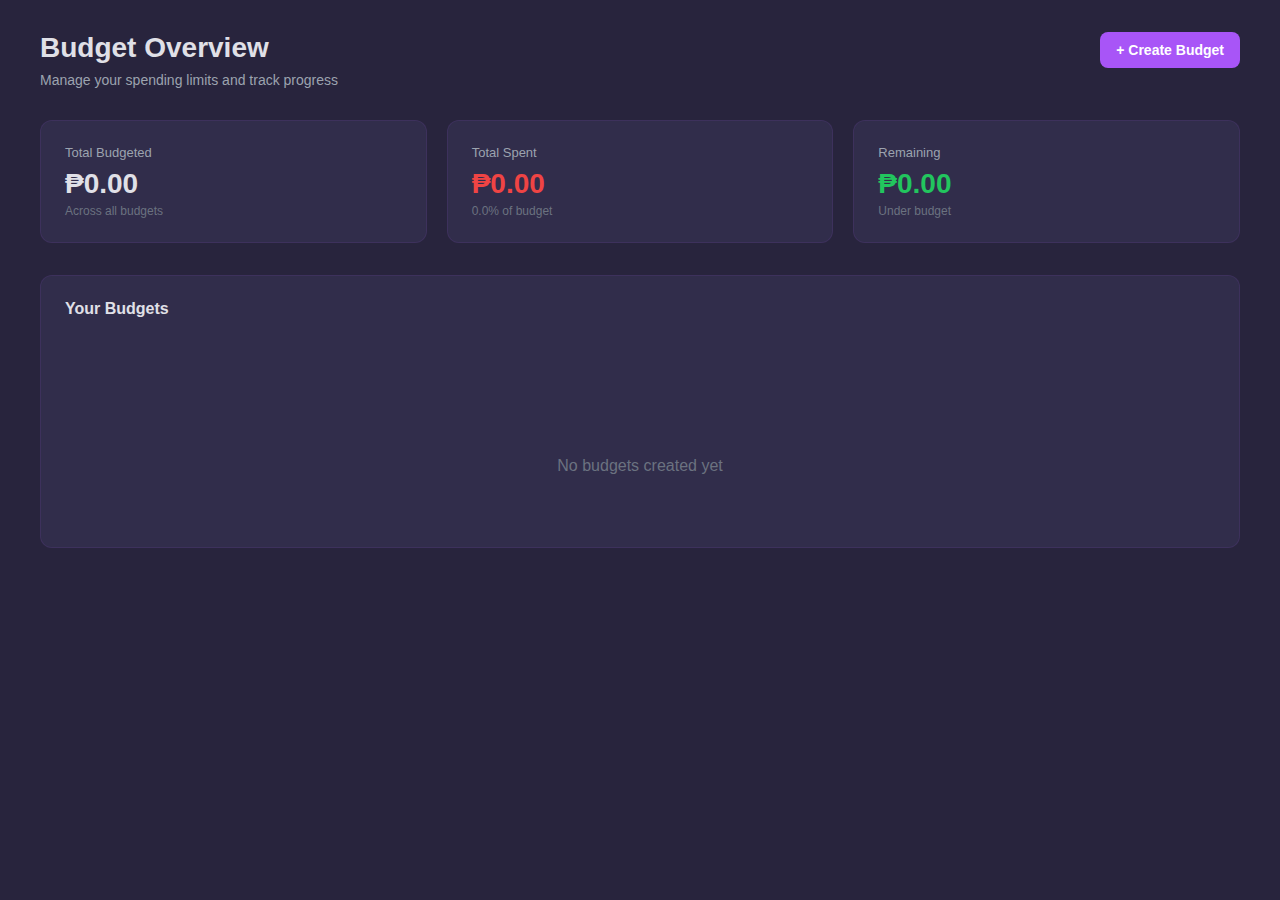
<file: SMARTLEDGER/public/src/components/budget.html>
<!DOCTYPE html>
<html lang="en">
<head>
    <meta charset="UTF-8">
    <meta name="viewport" content="width=device-width, initial-scale=1.0">
    <title>Budget Planner</title>
    <!-- Added Flaticon CDN -->
    <link rel='stylesheet' href='https://cdn-uicons.flaticon.com/2.1.0/uicons-regular-rounded/css/uicons-regular-rounded.css'>
    <link rel="stylesheet" href="../css/budget.css">
</head>
<body>
    <div class="container">
        <!-- Header -->
        <div class="header">
            <div class="header-content">
                <h1>Budget Overview</h1>
                <p>Manage your spending limits and track progress</p>
            </div>
            <button class="button-primary" onclick="openAddBudgetModal()">+ Create Budget</button>
        </div>

        <!-- Summary Cards -->
        <div class="summary-grid">
            <div class="summary-card">
                <div class="summary-label">Total Budgeted</div>
                <div class="summary-value" id="totalBudgeted">₱0.00</div>
                <div class="summary-subtext">Across all budgets</div>
            </div>
            <div class="summary-card">
                <div class="summary-label">Total Spent</div>
                <div class="summary-value red" id="totalSpent">₱0.00</div>
                <div class="summary-subtext" id="spentPercentage">0.0% of budget</div>
            </div>
            <div class="summary-card">
                <div class="summary-label">Remaining</div>
                <div class="summary-value green" id="totalRemaining">₱0.00</div>
                <div class="summary-subtext" id="statusText">Under budget</div>
            </div>
        </div>

        <!-- Budgets List -->
        <div class="budgets-section">
            <h2>Your Budgets</h2>
            <div id="budgetsList">
                <div class="empty-state">
                    <!-- Replaced emoji with Flaticon -->
                    <div class="empty-state-icon"><i class="fi fi-rr-money-bill-wave"></i></div>
                    <p>No budgets created yet</p>
                </div>
            </div>
        </div>
    </div>

    <!-- Add Budget Modal -->
    <div id="budgetModal" class="modal-overlay">
        <div class="modal-container">
            <div class="modal-header">
                <h3 class="modal-title" id="modalTitle">Add Budget</h3>
                <button class="close-btn" onclick="closeBudgetModal()">✕</button>
            </div>
            <div class="modal-body">
                <form id="budgetForm" onsubmit="saveBudget(event)">
                    <div class="form-group">
                        <label class="form-label">Category</label>
                        <div class="custom-dropdown">
                            <div class="custom-dropdown-trigger" id="categoryTrigger" onclick="toggleCategoryDropdown()">
                                <span id="categoryDisplay">Select a category</span>
                                <span class="dropdown-arrow">▼</span>
                            </div>
                            <div class="custom-dropdown-menu" id="categoryMenu">
                                <div class="dropdown-option" onclick="selectCategory('Groceries')"><span>Groceries</span><i class="fi fi-rr-check dropdown-check"></i></div>
                                <div class="dropdown-option" onclick="selectCategory('Dining')"><span>Dining</span><i class="fi fi-rr-check dropdown-check"></i></div>
                                <div class="dropdown-option" onclick="selectCategory('Transport')"><span>Transport</span><i class="fi fi-rr-check dropdown-check"></i></div>
                                <div class="dropdown-option" onclick="selectCategory('Entertainment')"><span>Entertainment</span><i class="fi fi-rr-check dropdown-check"></i></div>
                                <div class="dropdown-option" onclick="selectCategory('Shopping')"><span>Shopping</span><i class="fi fi-rr-check dropdown-check"></i></div>
                                <div class="dropdown-option" onclick="selectCategory('Utilities')"><span>Utilities</span><i class="fi fi-rr-check dropdown-check"></i></div>
                                <div class="dropdown-option" onclick="selectCategory('Healthcare')"><span>Healthcare</span><i class="fi fi-rr-check dropdown-check"></i></div>
                                <div class="dropdown-option" onclick="selectCategory('Other')"><span>Other</span><i class="fi fi-rr-check dropdown-check"></i></div>
                            </div>
                        </div>
                        <input type="hidden" id="categorySelect">
                    </div>
                    <div class="form-group">
                        <label class="form-label">Budget Amount</label>
                        <div class="amount-input-wrapper">
                            <span class="amount-currency">₱</span>
                            <input type="number" id="budgetAmount" placeholder="0.00" step="0.01" min="0" required>
                            <div class="amount-spinners">
                                <button type="button" class="spinner-btn" onclick="incrementBudgetAmount()">▲</button>
                                <button type="button" class="spinner-btn" onclick="decrementBudgetAmount()">▼</button>
                            </div>
                        </div>
                    </div>
                    <div class="form-group">
                        <label class="form-label">Time Period</label>
                        <div class="custom-dropdown">
                            <div class="custom-dropdown-trigger" id="periodTrigger" onclick="togglePeriodDropdown()">
                                <span id="periodDisplay">Monthly</span>
                                <span class="dropdown-arrow">▼</span>
                            </div>
                            <div class="custom-dropdown-menu" id="periodMenu">
                                <div class="dropdown-option" onclick="selectPeriod('Weekly')"><span>Weekly</span><i class="fi fi-rr-check dropdown-check"></i></div>
                                <div class="dropdown-option selected" onclick="selectPeriod('Monthly')"><span>Monthly</span><i class="fi fi-rr-check dropdown-check"></i></div>
                                <div class="dropdown-option" onclick="selectPeriod('Quarterly')"><span>Quarterly</span><i class="fi fi-rr-check dropdown-check"></i></div>
                                <div class="dropdown-option" onclick="selectPeriod('Yearly')"><span>Yearly</span><i class="fi fi-rr-check dropdown-check"></i></div>
                            </div>
                        </div>
                        <input type="hidden" id="timePeriod" value="Monthly">
                    </div>
                </form>
            </div>
            <div class="modal-footer">
                <button type="button" class="modal-btn modal-btn-primary" onclick="document.getElementById('budgetForm').dispatchEvent(new Event('submit'))">Save Budget</button>
                <button type="button" class="modal-btn modal-btn-secondary" onclick="closeBudgetModal()">Cancel</button>
            </div>
        </div>
    </div>

    <!-- Delete Confirmation Modal -->
    <div id="confirmModal" class="modal-overlay">
        <div class="modal-container">
            <div class="modal-header">
                <h3 class="modal-title">Delete Budget</h3>
                <button class="close-btn" onclick="closeConfirmModal()">✕</button>
            </div>
            <div class="modal-body">
                <p style="color: #9ca3af; margin: 0; font-size: 14px; line-height: 1.5;">Are you sure you want to delete this budget? This action cannot be undone.</p>
            </div>
            <div class="modal-footer">
                <button class="modal-btn modal-btn-secondary" onclick="closeConfirmModal()">Cancel</button>
                <button class="modal-btn modal-btn-danger" onclick="confirmDelete()">Delete</button>
            </div>
        </div>
    </div>

    <script src="../js/budget.js"></script>
</body>
</html>
</file>
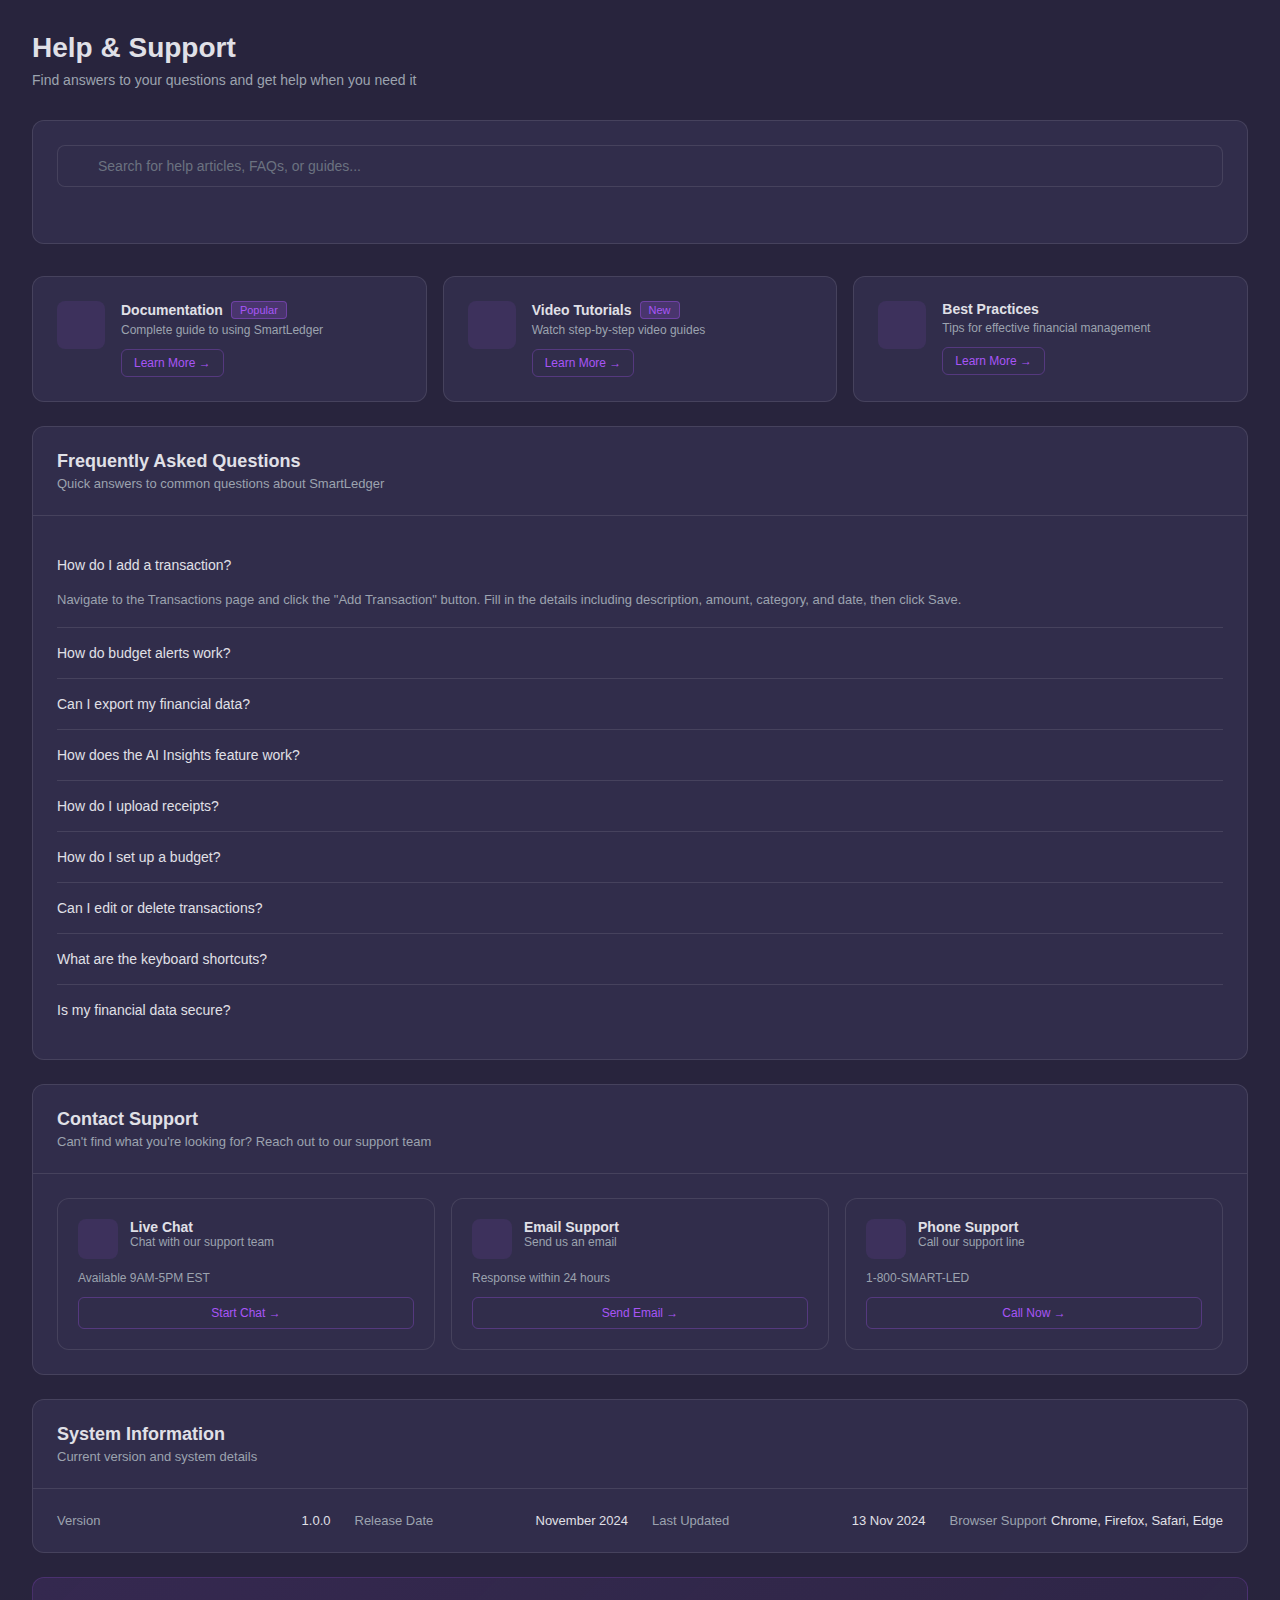
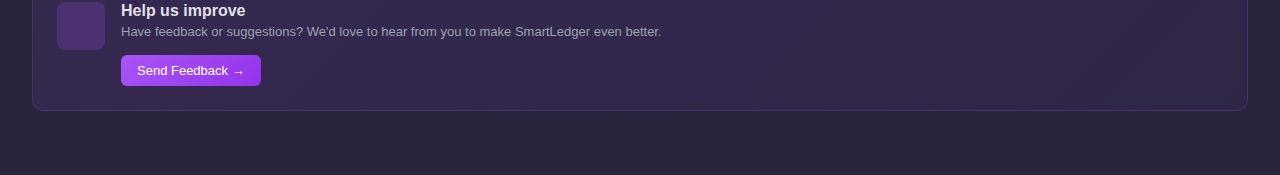
<file: SMARTLEDGER/public/src/components/HelpSupport.html>
<!DOCTYPE html>
<html lang="en">
<head>
    <meta charset="UTF-8">
    <meta name="viewport" content="width=device-width, initial-scale=1.0">
    <title>Help & Support - SmartLedger</title>
    <!-- Added Flaticon CDN -->
    <link rel='stylesheet' href='https://cdn-uicons.flaticon.com/2.1.0/uicons-regular-rounded/css/uicons-regular-rounded.css'>
    <link rel="stylesheet" href="../css/help-support.css">
</head>
<body>
    <div class="content-wrapper">
        <!-- Header -->
        <div style="margin-bottom: 24px;">
            <h2>Help & Support</h2>
            <p class="subtitle">Find answers to your questions and get help when you need it</p>
        </div>

        <!-- Search -->
        <div class="card" style="margin-bottom: 32px;">
            <div class="card-content">
                <div class="search-container">
                    <!-- Replaced emoji with Flaticon -->
                    <span class="search-icon"><i class="fi fi-rr-search"></i></span>
                    <input 
                        type="text" 
                        class="search-input" 
                        placeholder="Search for help articles, FAQs, or guides..."
                    >
                </div>
            </div>
        </div>

        <!-- Quick Links / Resources -->
        <div class="grid-3">
            <!-- Documentation -->
            <div class="resource-card">
                <!-- Replaced emoji with Flaticon -->
                <div class="resource-icon"><i class="fi fi-rr-book-alt"></i></div>
                <div class="resource-content">
                    <div class="resource-header">
                        <div class="resource-title">Documentation</div>
                        <span class="badge">Popular</span>
                    </div>
                    <p class="resource-description">Complete guide to using SmartLedger</p>
                    <button class="learn-more-btn">Learn More →</button>
                </div>
            </div>

            <!-- Video Tutorials -->
            <div class="resource-card">
                <!-- Replaced emoji with Flaticon -->
                <div class="resource-icon"><i class="fi fi-rr-video-camera-alt"></i></div>
                <div class="resource-content">
                    <div class="resource-header">
                        <div class="resource-title">Video Tutorials</div>
                        <span class="badge">New</span>
                    </div>
                    <p class="resource-description">Watch step-by-step video guides</p>
                    <button class="learn-more-btn">Learn More →</button>
                </div>
            </div>

            <!-- Best Practices -->
            <div class="resource-card">
                <!-- Replaced emoji with Flaticon -->
                <div class="resource-icon"><i class="fi fi-rr-bulb"></i></div>
                <div class="resource-content">
                    <div class="resource-header">
                        <div class="resource-title">Best Practices</div>
                    </div>
                    <p class="resource-description">Tips for effective financial management</p>
                    <button class="learn-more-btn">Learn More →</button>
                </div>
            </div>
        </div>

        <!-- FAQs -->
        <div class="card">
            <div class="card-header">
                <h3 class="card-title">Frequently Asked Questions</h3>
                <p class="card-description">Quick answers to common questions about SmartLedger</p>
            </div>
            <div class="card-content">
                <div class="accordion-item open">
                    <div class="accordion-header">
                        <span>How do I add a transaction?</span>
                        <!-- Replaced arrow with Flaticon -->
                        <span class="accordion-icon"><i class="fi fi-rr-angle-small-down"></i></span>
                    </div>
                    <div class="accordion-content">
                        Navigate to the Transactions page and click the "Add Transaction" button. Fill in the details including description, amount, category, and date, then click Save.
                    </div>
                </div>

                <div class="accordion-item">
                    <div class="accordion-header">
                        <span>How do budget alerts work?</span>
                        <!-- Replaced arrow with Flaticon -->
                        <span class="accordion-icon"><i class="fi fi-rr-angle-small-down"></i></span>
                    </div>
                    <div class="accordion-content">
                        Budget alerts notify you when you reach 80% or exceed your set budget for any category. You can view these alerts in the notifications menu and the AI Insights page.
                    </div>
                </div>

                <div class="accordion-item">
                    <div class="accordion-header">
                        <span>Can I export my financial data?</span>
                        <!-- Replaced arrow with Flaticon -->
                        <span class="accordion-icon"><i class="fi fi-rr-angle-small-down"></i></span>
                    </div>
                    <div class="accordion-content">
                        Yes! Go to Settings > Data & Privacy and click "Export Data" to download all your transactions, budgets, and receipts in JSON format.
                    </div>
                </div>

                <div class="accordion-item">
                    <div class="accordion-header">
                        <span>How does the AI Insights feature work?</span>
                        <!-- Replaced arrow with Flaticon -->
                        <span class="accordion-icon"><i class="fi fi-rr-angle-small-down"></i></span>
                    </div>
                    <div class="accordion-content">
                        AI Insights analyzes your spending patterns, compares current and past months, identifies trends, and provides personalized recommendations to help you save money and improve financial health.
                    </div>
                </div>

                <div class="accordion-item">
                    <div class="accordion-header">
                        <span>How do I upload receipts?</span>
                        <!-- Replaced arrow with Flaticon -->
                        <span class="accordion-icon"><i class="fi fi-rr-angle-small-down"></i></span>
                    </div>
                    <div class="accordion-content">
                        Go to the Upload Receipt page, drag and drop or browse to select a receipt image (JPG, PNG, or PDF). The AI will automatically extract transaction details which you can review and save.
                    </div>
                </div>

                <div class="accordion-item">
                    <div class="accordion-header">
                        <span>How do I set up a budget?</span>
                        <!-- Replaced arrow with Flaticon -->
                        <span class="accordion-icon"><i class="fi fi-rr-angle-small-down"></i></span>
                    </div>
                    <div class="accordion-content">
                        Navigate to Budget Planner, click "Add Budget", select a category, set your monthly budget amount, and save. You can track your progress in real-time on the same page.
                    </div>
                </div>

                <div class="accordion-item">
                    <div class="accordion-header">
                        <span>Can I edit or delete transactions?</span>
                        <!-- Replaced arrow with Flaticon -->
                        <span class="accordion-icon"><i class="fi fi-rr-angle-small-down"></i></span>
                    </div>
                    <div class="accordion-content">
                        Yes, on the Transactions page, click the edit icon next to any transaction to modify it, or click the delete icon to remove it. Changes are reflected immediately across all reports.
                    </div>
                </div>

                <div class="accordion-item">
                    <div class="accordion-header">
                        <span>What are the keyboard shortcuts?</span>
                        <!-- Replaced arrow with Flaticon -->
                        <span class="accordion-icon"><i class="fi fi-rr-angle-small-down"></i></span>
                    </div>
                    <div class="accordion-content">
                        Press ⌘K (Ctrl+K on Windows) to open global search. Use ⌘D for Dashboard, ⌘T for Transactions, ⌘B for Budget, ⌘I for AI Insights, ⌘R for Reports, and ⌘U for Upload Receipt.
                    </div>
                </div>

                <div class="accordion-item">
                    <div class="accordion-header">
                        <span>Is my financial data secure?</span>
                        <!-- Replaced arrow with Flaticon -->
                        <span class="accordion-icon"><i class="fi fi-rr-angle-small-down"></i></span>
                    </div>
                    <div class="accordion-content">
                        All your data is stored locally in your browser using localStorage. No data is sent to external servers, ensuring complete privacy and security of your financial information.
                    </div>
                </div>
            </div>
        </div>

        <!-- Contact Support -->
        <div class="card">
            <div class="card-header">
                <h3 class="card-title">Contact Support</h3>
                <p class="card-description">Can't find what you're looking for? Reach out to our support team</p>
            </div>
            <div class="card-content">
                <div class="grid-2">
                    <!-- Live Chat -->
                    <div class="contact-card">
                        <div class="contact-header">
                            <!-- Replaced emoji with Flaticon -->
                            <div class="contact-icon"><i class="fi fi-rr-comment"></i></div>
                            <div class="contact-info">
                                <div class="contact-title">Live Chat</div>
                                <div class="contact-description">Chat with our support team</div>
                            </div>
                        </div>
                        <div class="contact-availability">Available 9AM-5PM EST</div>
                        <button class="contact-btn">Start Chat →</button>
                    </div>

                    <!-- Email Support -->
                    <div class="contact-card">
                        <div class="contact-header">
                            <!-- Replaced emoji with Flaticon -->
                            <div class="contact-icon"><i class="fi fi-rr-envelope"></i></div>
                            <div class="contact-info">
                                <div class="contact-title">Email Support</div>
                                <div class="contact-description">Send us an email</div>
                            </div>
                        </div>
                        <div class="contact-availability">Response within 24 hours</div>
                        <button class="contact-btn">Send Email →</button>
                    </div>

                    <!-- Phone Support -->
                    <div class="contact-card">
                        <div class="contact-header">
                            <!-- Replaced emoji with Flaticon -->
                            <div class="contact-icon"><i class="fi fi-rr-phone-call"></i></div>
                            <div class="contact-info">
                                <div class="contact-title">Phone Support</div>
                                <div class="contact-description">Call our support line</div>
                            </div>
                        </div>
                        <div class="contact-availability">1-800-SMART-LED</div>
                        <button class="contact-btn">Call Now →</button>
                    </div>
                </div>
            </div>
        </div>

        <!-- System Information -->
        <div class="card">
            <div class="card-header">
                <h3 class="card-title">System Information</h3>
                <p class="card-description">Current version and system details</p>
            </div>
            <div class="card-content">
                <div class="system-grid">
                    <div class="system-item">
                        <span class="system-label">Version</span>
                        <span class="system-value">1.0.0</span>
                    </div>
                    <div class="system-item">
                        <span class="system-label">Release Date</span>
                        <span class="system-value">November 2024</span>
                    </div>
                    <div class="system-item">
                        <span class="system-label">Last Updated</span>
                        <span class="system-value">13 Nov 2024</span>
                    </div>
                    <div class="system-item">
                        <span class="system-label">Browser Support</span>
                        <span class="system-value">Chrome, Firefox, Safari, Edge</span>
                    </div>
                </div>
            </div>
        </div>

        <!-- Feedback Section -->
        <div class="feedback-card">
            <!-- Replaced emoji with Flaticon -->
            <div class="feedback-icon"><i class="fi fi-rr-comment-alt"></i></div>
            <div class="feedback-content">
                <div class="feedback-title">Help us improve</div>
                <p class="feedback-description">
                    Have feedback or suggestions? We'd love to hear from you to make SmartLedger even better.
                </p>
                <button class="primary-btn">Send Feedback →</button>
            </div>
        </div>
    </div>

    <script src="../js/help-support.js"></script>
</body>
</html>
</file>
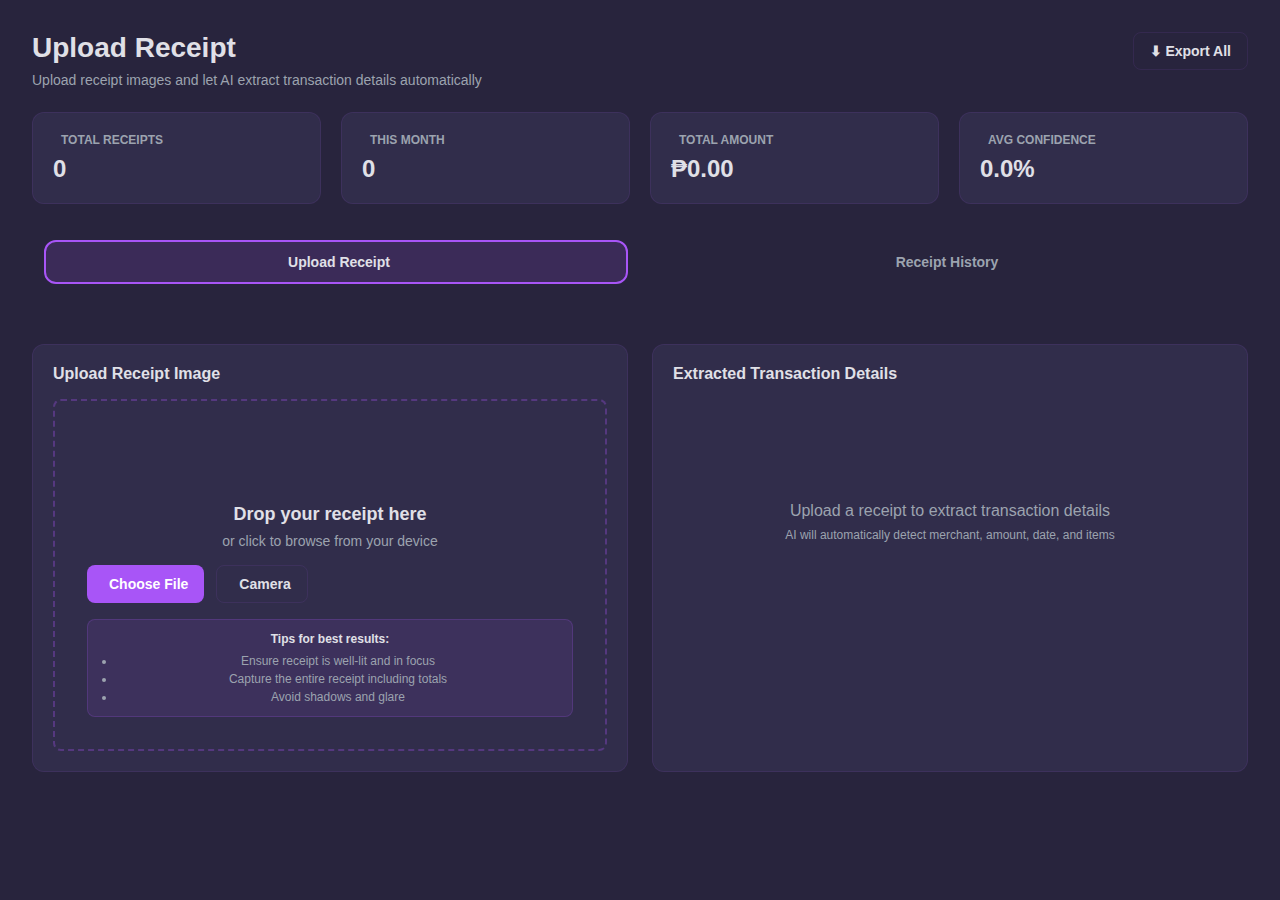
<file: SMARTLEDGER/public/src/components/receipt.html>
<!DOCTYPE html>
<html lang="en">
<head>
    <meta charset="UTF-8">
    <meta name="viewport" content="width=device-width, initial-scale=1.0">
    <title>Upload Receipt</title>
    <link rel='stylesheet' href='https://cdn-uicons.flaticon.com/2.1.0/uicons-regular-rounded/css/uicons-regular-rounded.css'>
    <link rel="stylesheet" href="../css/receipt.css">
</head>
<body>
    <!-- Added toast container -->
    <div class="toast-container" id="toastContainer"></div>

    <div class="container">
        <!-- Header -->
        <div class="header">
            <div class="header-content">
                <h1>Upload Receipt</h1>
                <p>Upload receipt images and let AI extract transaction details automatically</p>
            </div>
            <div class="header-actions">
                <button class="btn btn-secondary" id="exportBtn" onclick="exportReceipts()">⬇ Export All</button>
            </div>
        </div>

        <!-- Statistics Cards -->
        <div class="stats-grid">
            <div class="stat-card">
                <div class="stat-content">
                    <div class="stat-label"><i class="fi fi-rr-document"></i> Total Receipts</div>
                    <h3 id="totalReceipts">0</h3>
                </div>
            </div>

            <div class="stat-card">
                <div class="stat-content">
                    <div class="stat-label"><i class="fi fi-rr-calendar"></i> This Month</div>
                    <h3 id="thisMonth">0</h3>
                </div>
            </div>

            <div class="stat-card">
                <div class="stat-content">
                    <div class="stat-label"><i class="fi fi-rr-money-bill-wave"></i> Total Amount</div>
                    <h3 id="totalAmount">₱0.00</h3>
                </div>
            </div>

            <div class="stat-card">
                <div class="stat-content">
                    <div class="stat-label"><i class="fi fi-rr-check"></i> Avg Confidence</div>
                    <h3 id="avgConfidence">0.0%</h3>
                </div>
            </div>
        </div>

        <!-- Tabs -->
        <div class="tabs">
            <button class="tab active" onclick="switchTab('upload', this)"><i class="fi fi-rr-upload"></i> Upload Receipt</button>
            <button class="tab" onclick="switchTab('history', this)"><i class="fi fi-rr-time-past"></i> Receipt History</button>
        </div>

        <!-- Upload Tab -->
        <div id="upload" class="tab-content active">
            <div class="upload-grid">
                <!-- Upload Section -->
                <div class="card">
                    <div class="card-title">Upload Receipt Image</div>
                    <div class="dropzone" id="dropzone" ondrop="handleDrop(event)" ondragover="handleDragOver(event)" ondragleave="handleDragLeave(event)">
                        <div class="upload-icon"><i class="fi fi-rr-camera"></i></div>
                        <div class="upload-text">
                            <h3>Drop your receipt here</h3>
                            <p>or click to browse from your device</p>
                        </div>
                        <input type="file" id="fileInput" class="input-hidden" accept="image/*,.pdf" onchange="handleFileSelect(event)">
                        <div class="btn-group">
                            <button class="btn btn-primary" onclick="document.getElementById('fileInput').click();"><i class="fi fi-rr-folder"></i> Choose File</button>
                            <button class="btn btn-secondary" onclick="openCamera();"><i class="fi fi-rr-camera"></i> Camera</button>
                        </div>
                        <div class="upload-tips">
                            <strong>Tips for best results:</strong>
                            <ul>
                                <li>Ensure receipt is well-lit and in focus</li>
                                <li>Capture the entire receipt including totals</li>
                                <li>Avoid shadows and glare</li>
                            </ul>
                        </div>
                    </div>
                    <div id="fileUploadedSection" class="hidden">
                        <div class="success-message"><i class="fi fi-rr-check"></i> Receipt uploaded successfully!</div>
                        <div class="file-info">
                            <div class="file-icon"><i class="fi fi-rr-document"></i></div>
                            <div class="file-details">
                                <div class="file-name" id="uploadedFileName">receipt.jpg</div>
                                <div class="file-size" id="uploadedFileSize">0 KB</div>
                            </div>
                            <button class="btn btn-secondary" onclick="resetUpload()" style="margin-left: auto;"><i class="fi fi-rr-cross-small"></i></button>
                        </div>
                    </div>
                </div>

                <!-- Extracted Data Section -->
                <div class="card">
                    <div class="card-title">Extracted Transaction Details</div>
                    <div id="extractedDataForm" class="hidden">
                        <div class="success-message"><i class="fi fi-rr-check"></i> Data extracted with <span id="confidenceScore">95%</span> confidence</div>

                        <form onsubmit="saveReceipt(event)">
                            <div class="form-group">
                                <label class="form-label">Merchant / Description</label>
                                <input type="text" class="form-input" id="merchant" name="merchant" placeholder="Enter merchant name" required>
                            </div>

                            <div class="form-row-2col">
                                <div class="form-group">
                                    <label class="form-label">Amount</label>
                                    <input type="number" class="form-input" id="amount" name="amount" step="0.01" placeholder="0.00" required>
                                </div>

                                <div class="form-group">
                                    <label class="form-label">Date</label>
                                    <input type="date" class="form-input" id="date" name="date" required>
                                </div>
                            </div>

                            <div class="form-group">
                                <label class="form-label">Category</label>
                                <select class="form-select" id="category" name="category" required>
                                    <option value="groceries">Groceries</option>
                                    <option value="dining">Dining</option>
                                    <option value="transport">Transport</option>
                                    <option value="entertainment">Entertainment</option>
                                    <option value="shopping">Shopping</option>
                                    <option value="utilities">Utilities</option>
                                    <option value="health">Health</option>
                                    <option value="other">Other</option>
                                </select>
                            </div>

                            <div class="form-group" id="itemsSection" style="display: none;">
                                <label class="form-label">Detected Items</label>
                                <div class="extracted-items" id="itemsList"></div>
                            </div>

                            <div class="form-group">
                                <label class="form-label">Additional Notes (Optional)</label>
                                <textarea class="form-textarea" id="notes" name="notes" placeholder="Add any additional notes..." rows="3"></textarea>
                            </div>

                            <div class="btn-group">
                                <button type="submit" class="btn btn-primary" style="flex: 1;"><i class="fi fi-rr-check"></i> Save Transaction</button>
                                <button type="button" class="btn btn-secondary" onclick="resetUpload()">Cancel</button>
                            </div>
                        </form>
                    </div>

                    <div id="emptyState" class="empty-state">
                        <div class="empty-icon"><i class="fi fi-rr-clipboard"></i></div>
                        <p style="color: #9ca3af;">Upload a receipt to extract transaction details</p>
                        <p style="font-size: 12px; color: #9ca3af; margin-top: 8px;">AI will automatically detect merchant, amount, date, and items</p>
                    </div>
                </div>
            </div>
        </div>

        <!-- History Tab -->
        <div id="history" class="tab-content">
            <div class="card" style="margin-bottom: 24px;">
                <div style="display: flex; gap: 12px; align-items: center;">
                    <input type="text" class="form-input" id="searchInput" placeholder="Search receipts..." style="flex: 1; margin: 0;" onkeyup="filterReceipts()">
                    <select class="form-select" id="categoryFilter" style="width: 200px; margin: 0;" onchange="filterReceipts()">
                        <option value="">All Categories</option>
                        <option value="groceries">Groceries</option>
                        <option value="dining">Dining</option>
                        <option value="transport">Transport</option>
                        <option value="entertainment">Entertainment</option>
                        <option value="shopping">Shopping</option>
                        <option value="utilities">Utilities</option>
                        <option value="health">Health</option>
                    </select>
                </div>
            </div>

            <div class="card">
                <div class="card-title">Receipt History</div>
                <div id="receiptHistoryTable" class="empty-state">
                    <div class="empty-icon"><i class="fi fi-rr-document"></i></div>
                    <p style="color: #9ca3af;">No receipts uploaded yet</p>
                </div>
            </div>
        </div>
    </div>

    <script src="../js/receipt.js"></script>
</body>
</html>
</file>
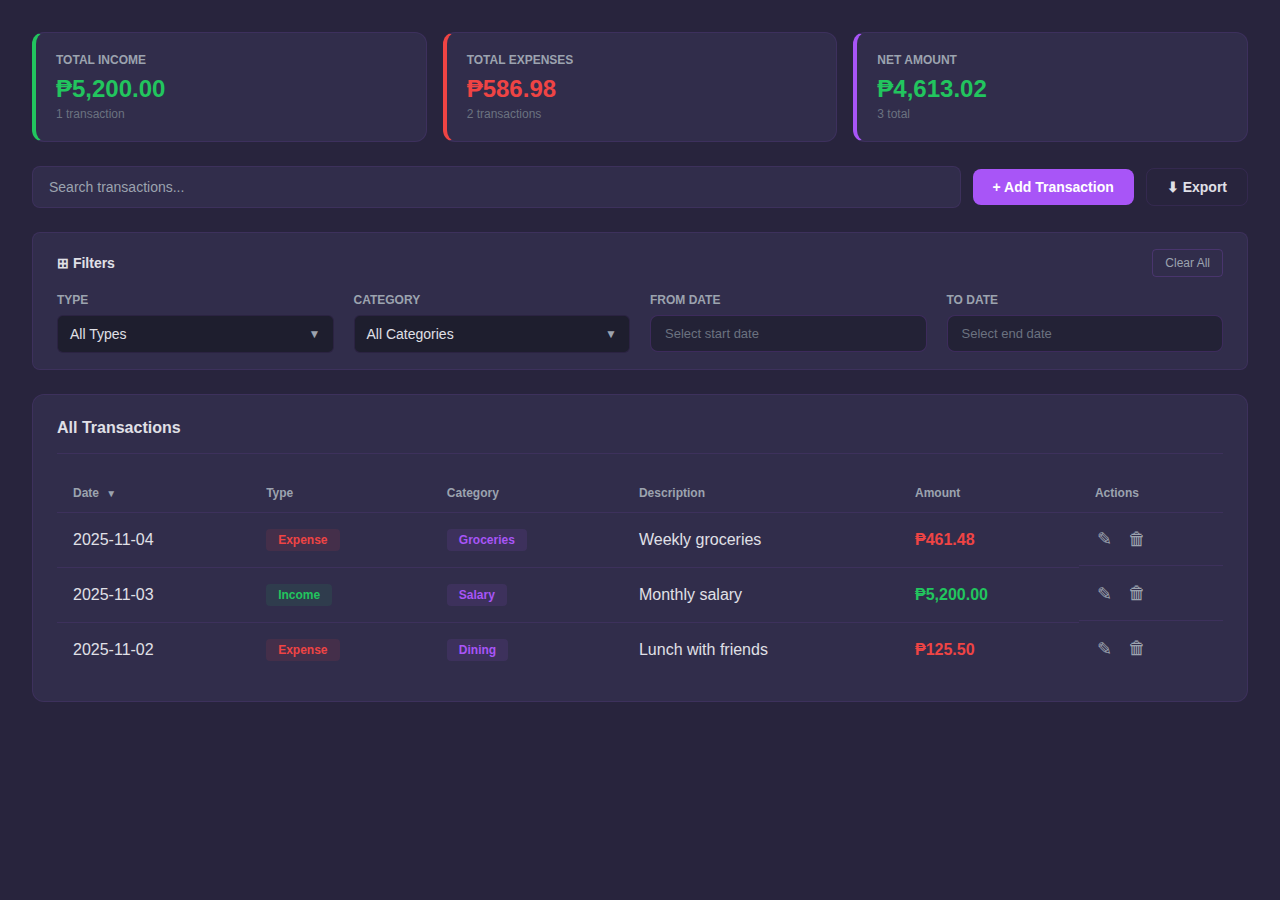
<file: SMARTLEDGER/public/src/components/transactions.html>
<!DOCTYPE html>
<html lang="en">
<head>
    <meta charset="UTF-8">
    <meta name="viewport" content="width=device-width, initial-scale=1.0">
    <title>Transactions</title>
    <link rel="stylesheet" href="../css/transactions.css">
    <style>
        * {
            margin: 0;
            padding: 0;
            box-sizing: border-box;
        }

        body {
            font-family: -apple-system, BlinkMacSystemFont, 'Segoe UI', Roboto, 'Helvetica Neue', Arial, sans-serif;
            background: rgb(40, 36, 61);
            color: #e0e0e7;
            padding: 32px;
        }

        .container {
            display: flex;
            flex-direction: column;
            gap: 24px;
        }

        /* Summary cards section for totals and counts */
        .summary-section {
            display: grid;
            grid-template-columns: repeat(auto-fit, minmax(200px, 1fr));
            gap: 16px;
        }

        .summary-card {
            background: rgb(49, 45, 75);
            border-radius: 12px;
            padding: 20px;
            border: 1px solid rgba(168, 85, 247, 0.1);
            transition: all 0.3s;
        }

        .summary-card:hover {
            box-shadow: 0 4px 12px rgba(0, 0, 0, 0.5);
            border-color: #4a4a5e;
        }

        .summary-label {
            font-size: 12px;
            font-weight: 600;
            color: #9ca3af;
            text-transform: uppercase;
            margin-bottom: 8px;
        }

        .summary-value {
            font-size: 24px;
            font-weight: 700;
            color: #e0e0e7;
            margin-bottom: 4px;
        }

        .summary-detail {
            font-size: 12px;
            color: #6b7280;
        }

        .summary-income {
            border-left: 4px solid #22c55e;
        }

        /* Color the Total Income amount text green */
        .summary-income .summary-value {
            color: #22c55e;
        }

        .summary-expense {
            border-left: 4px solid #ef4444;
        }

        /* Color the Total Expenses amount text red */
        .summary-expense .summary-value {
            color: #ef4444;
        }

        .summary-net {
            border-left: 4px solid #a855f7;
        }

        /* Color the Net Amount text green */
        .summary-net .summary-value {
            color: #22c55e;
        }

        .summary-count {
            border-left: 4px solid #3b82f6;
        }

        /* Search and action bar */
        .search-bar {
            display: flex;
            gap: 12px;
            align-items: center;
        }

        .search-input {
            flex: 1;
            background: rgb(49, 45, 75);
            border: 1px solid rgba(168, 85, 247, 0.1);
            border-radius: 8px;
            padding: 12px 16px;
            color: #e0e0e7;
            font-size: 14px;
            transition: all 0.3s;
        }

        .search-input::placeholder {
            color: #9ca3af;
        }

        .search-input:hover {
            box-shadow: 0 4px 12px rgba(0, 0, 0, 0.5);
            border-color: #4a4a5e;
        }

        .btn {
            border: none;
            border-radius: 8px;
            padding: 10px 20px;
            font-size: 14px;
            font-weight: 600;
            cursor: pointer;
            transition: all 0.3s;
        }

        .btn-primary {
            background: #a855f7;
            color: white;
        }

        .btn-primary:hover {
            background: #9333ea;
        }

        .btn-secondary {
            background: transparent;
            color: #e0e0e7;
            border: 1px solid rgba(168, 85, 247, 0.1);
        }

        .btn-secondary:hover {
            background: rgba(168, 85, 247, 0.05);
        }

        /* Toast notification styling */
        .toast {
            position: fixed;
            bottom: 20px;
            right: 20px;
            background: rgb(49, 45, 75);
            border: 1px solid rgba(168, 85, 247, 0.2);
            border-radius: 8px;
            padding: 16px 20px;
            color: #e0e0e7;
            font-size: 14px;
            z-index: 10002;
            animation: slideIn 0.3s ease-out;
            max-width: 300px;
        }

        .toast.success {
            border-left: 4px solid #22c55e;
        }

        .toast.error {
            border-left: 4px solid #ef4444;
        }

        .toast.info {
            border-left: 4px solid #3b82f6;
        }

        @keyframes slideIn {
            from {
                transform: translateX(400px);
                opacity: 0;
            }
            to {
                transform: translateX(0);
                opacity: 1;
            }
        }

        /* Filters section */
        .filters-section {
            background: rgb(49, 45, 75);
            border-radius: 8px;
            padding: 16px 24px;
            border: 1px solid rgba(168, 85, 247, 0.1);
            transition: all 0.3s;
        }

        .filters-section:hover {
            box-shadow: 0 4px 12px rgba(0, 0, 0, 0.5);
            border-color: #4a4a5e;
        }

        .filters-header {
            display: flex;
            align-items: center;
            justify-content: space-between;
            gap: 8px;
            color: #e0e0e7;
            font-weight: 600;
            margin-bottom: 16px;
            font-size: 14px;
        }

        /* Clear filters button */
        .clear-filters-btn {
            background: transparent;
            border: 1px solid rgba(168, 85, 247, 0.2);
            color: #9ca3af;
            padding: 6px 12px;
            font-size: 12px;
            border-radius: 4px;
            cursor: pointer;
            transition: all 0.3s;
        }

        .clear-filters-btn:hover {
            border-color: #a855f7;
            color: #a855f7;
        }

        .filters-grid {
            display: grid;
            grid-template-columns: repeat(auto-fit, minmax(150px, 1fr));
            gap: 20px;
        }

        .filter-group {
            display: flex;
            flex-direction: column;
            gap: 8px;
            position: relative;
            z-index: 10;
        }

        .filter-label {
            font-size: 12px;
            font-weight: 600;
            color: #9ca3af;
            text-transform: uppercase;
        }

        .custom-dropdown-wrapper {
            position: relative;
        }

        .filter-select {
            display: none;
        }

        .custom-dropdown-trigger {
            background: rgb(30, 30, 46);
            border: 1px solid rgba(168, 85, 247, 0.1);
            border-radius: 6px;
            padding: 10px 12px;
            color: #e0e0e7;
            font-size: 14px;
            cursor: pointer;
            width: 100%;
            display: flex;
            justify-content: space-between;
            align-items: center;
            transition: all 0.3s;
        }

        .custom-dropdown-trigger:hover {
            background-color: rgb(35, 35, 55);
            box-shadow: 0 4px 12px rgba(0, 0, 0, 0.5);
            border-color: #4a4a5e;
        }

        .custom-dropdown-trigger.active {
            border-color: #a855f7;
            box-shadow: 0 4px 12px rgba(0, 0, 0, 0.5);
        }

        .dropdown-arrow {
            font-size: 12px;
            color: #9ca3af;
            transition: transform 0.3s;
        }

        .custom-dropdown-trigger.active .dropdown-arrow {
            transform: rotate(180deg);
        }

        .custom-dropdown-menu {
            display: none;
            position: absolute;
            top: 100%;
            left: 0;
            right: 0;
            background: rgb(30, 30, 46);
            border: 1px solid rgba(168, 85, 247, 0.2);
            border-top: none;
            border-radius: 0 0 6px 6px;
            margin-top: -1px;
            z-index: 9999;
            max-height: 300px;
            overflow-y: auto;
        }

        .custom-dropdown-menu::-webkit-scrollbar {
            width: 8px;
        }

        .custom-dropdown-menu::-webkit-scrollbar-track {
            background: transparent;
        }

        .custom-dropdown-menu::-webkit-scrollbar-thumb {
            background: #a855f7;
            border-radius: 4px;
        }

        .custom-dropdown-menu.open {
            display: block;
        }

        .dropdown-option {
            padding: 10px 12px;
            color: #e0e0e7;
            cursor: pointer;
            display: flex;
            justify-content: space-between;
            align-items: center;
            transition: all 0.2s;
            border-bottom: 1px solid rgba(168, 85, 247, 0.05);
        }

        .dropdown-option:hover {
            background: rgba(168, 85, 247, 0.1);
        }

        .dropdown-option.selected {
            background: rgba(168, 85, 247, 0.15);
            color: #a855f7;
        }

        .dropdown-checkmark {
            color: #a855f7;
            font-size: 14px;
            display: none;
        }

        .dropdown-option.selected .dropdown-checkmark {
            display: inline;
        }

        /* Card and table styling */
        .card {
            background: rgb(49, 45, 75);
            border-radius: 12px;
            padding: 24px;
            border: 1px solid rgba(168, 85, 247, 0.1);
            transition: all 0.3s;
        }

        .card:hover {
            box-shadow: 0 4px 12px rgba(0, 0, 0, 0.5);
            border-color: #4a4a5e;
        }

        .card-header {
            display: flex;
            justify-content: space-between;
            align-items: center;
            margin-bottom: 20px;
            padding-bottom: 16px;
            border-bottom: 1px solid rgba(168, 85, 247, 0.1);
        }

        .card-title {
            font-size: 16px;
            font-weight: 600;
        }

        /* Empty state styling */
        .empty-state {
            text-align: center;
            padding: 40px 20px;
            color: #6b7280;
        }

        .empty-state-icon {
            font-size: 48px;
            margin-bottom: 16px;
            opacity: 0.5;
        }

        .empty-state-title {
            font-size: 18px;
            font-weight: 600;
            color: #e0e0e7;
            margin-bottom: 8px;
        }

        .empty-state-message {
            font-size: 14px;
            color: #9ca3af;
        }

        table {
            width: 100%;
            border-collapse: collapse;
        }

        thead {
            border-bottom: 1px solid rgba(168, 85, 247, 0.1);
        }

        th {
            padding: 12px 16px;
            text-align: left;
            color: #9ca3af;
            font-weight: 600;
            font-size: 12px;
            cursor: pointer;
            user-select: none;
            transition: all 0.3s;
        }

        th:hover {
            color: #e0e0e7;
        }

        th.sortable:hover {
            background: rgba(168, 85, 247, 0.05);
        }

        .sort-indicator {
            display: inline-block;
            margin-left: 4px;
            font-size: 10px;
            opacity: 0;
            transition: opacity 0.3s;
        }

        th.sort-asc .sort-indicator,
        th.sort-desc .sort-indicator {
            opacity: 1;
        }

        td {
            padding: 16px;
            border-bottom: 1px solid rgba(168, 85, 247, 0.1);
        }

        tr:hover {
            background: rgba(168, 85, 247, 0.05);
        }

        tr:last-child td {
            border-bottom: none;
        }

        /* Type badge styling */
        .type-badge {
            display: inline-block;
            padding: 4px 12px;
            border-radius: 4px;
            font-size: 12px;
            font-weight: 600;
        }

        .type-expense {
            background: rgba(239, 68, 68, 0.1);
            color: #ef4444;
        }

        .type-income {
            background: rgba(34, 197, 94, 0.1);
            color: #22c55e;
        }

        /* Category badge styling */
        .category-badge {
            display: inline-block;
            padding: 4px 12px;
            border-radius: 4px;
            background: rgba(168, 85, 247, 0.1);
            color: #a855f7;
            font-size: 12px;
            font-weight: 600;
        }

        .amount-positive {
            color: #22c55e;
            font-weight: 600;
        }

        .amount-negative {
            color: #ef4444;
            font-weight: 600;
        }

        .actions {
            display: flex;
            gap: 12px;
        }

        .icon-button {
            background: none;
            border: none;
            color: #9ca3af;
            font-size: 18px;
            cursor: pointer;
            transition: color 0.3s;
            padding: 0;
            width: 20px;
            height: 20px;
            display: flex;
            align-items: center;
            justify-content: center;
        }

        .icon-button:hover {
            color: #a855f7;
        }

        /* Modal styles for Add Transaction */
        .modal {
            display: none;
            position: fixed;
            top: 0;
            left: 0;
            width: 100%;
            height: 100%;
            background: rgba(0, 0, 0, 0.5);
            z-index: 10000;
            justify-content: center;
            align-items: center;
        }

        .modal.open {
            display: flex;
        }

        .modal-content {
            background: rgb(49, 45, 75);
            border-radius: 12px;
            padding: 24px;
            max-width: 420px;
            width: 90%;
            max-height: auto;
            overflow: visible;
            position: relative;
            box-shadow: 0 20px 25px rgba(0, 0, 0, 0.3);
            border: 1px solid rgba(168, 85, 247, 0.1);
        }

        .modal-header {
            display: flex;
            justify-content: space-between;
            align-items: center;
            margin-bottom: 20px;
        }

        .modal-title {
            font-size: 18px;
            font-weight: 700;
            color: #e0e0e7;
        }

        .modal-close {
            background: none;
            border: none;
            font-size: 20px;
            cursor: pointer;
            color: #9ca3af;
            transition: color 0.3s;
        }

        .modal-close:hover {
            color: #e0e0e7;
        }

        .modal-body {
            display: flex;
            flex-direction: column;
            gap: 16px;
        }

        .form-group {
            display: flex;
            flex-direction: column;
            gap: 6px;
        }

        .form-label {
            font-size: 12px;
            font-weight: 600;
            color: #9ca3af;
            text-transform: uppercase;
        }

        .type-selector {
            display: flex;
            gap: 12px;
        }

        .type-btn {
            flex: 1;
            padding: 8px 12px;
            border: 1px solid rgba(168, 85, 247, 0.2);
            background: rgb(30, 30, 46);
            border-radius: 6px;
            font-size: 13px;
            font-weight: 600;
            cursor: pointer;
            transition: all 0.3s;
            color: #9ca3af;
        }

        .type-btn.active {
            background: #a855f7;
            color: white;
            border-color: #a855f7;
        }

        .type-btn:hover {
            border-color: #a855f7;
        }

        .form-input {
            padding: 8px 12px;
            border: 1px solid rgba(168, 85, 247, 0.1);
            border-radius: 6px;
            font-size: 13px;
            color: #e0e0e7;
            background: rgb(30, 30, 46);
            transition: all 0.3s;
        }

        .form-input:focus {
            outline: none;
            border-color: #a855f7;
            box-shadow: 0 0 0 3px rgba(168, 85, 247, 0.1);
        }

        .form-input::placeholder {
            color: #6b7280;
        }

        /* Apply enhanced date picker styling to filter date inputs */
        .filter-group input[type="date"] {
            cursor: pointer;
            padding: 10px 14px;
            border: 1.5px solid rgba(168, 85, 247, 0.2);
            border-radius: 8px;
            font-size: 13px;
            color: #e0e0e7;
            background: rgba(30, 30, 46, 0.7);
            transition: all 0.3s ease;
            font-weight: 500;
        }

        .filter-group input[type="date"]:hover {
            border-color: rgba(168, 85, 247, 0.4);
            background: rgba(30, 30, 46, 0.9);
            box-shadow: 0 2px 8px rgba(0, 0, 0, 0.3);
        }

        .filter-group input[type="date"]:focus {
            outline: none;
            border-color: #a855f7;
            background: rgb(30, 30, 46);
            box-shadow: 0 0 0 4px rgba(168, 85, 247, 0.15);
        }

        .form-textarea {
            padding: 8px 12px;
            border: 1px solid rgba(168, 85, 247, 0.1);
            border-radius: 6px;
            font-size: 13px;
            color: #e0e0e7;
            background: rgb(30, 30, 46);
            font-family: inherit;
            resize: none;
            min-height: 60px;
            transition: all 0.3s;
        }

        .form-textarea:focus {
            outline: none;
            border-color: #a855f7;
            box-shadow: 0 0 0 3px rgba(168, 85, 247, 0.1);
        }

        .form-textarea::placeholder {
            color: #6b7280;
        }

        .file-input-wrapper {
            position: relative;
            overflow: hidden;
            border: 1px solid rgba(168, 85, 247, 0.1);
            border-radius: 6px;
            background: rgb(30, 30, 46);
            cursor: pointer;
        }

        .file-input-wrapper input[type="file"] {
            display: none;
        }

        .file-input-label {
            display: block;
            padding: 8px 12px;
            cursor: pointer;
            color: #e0e0e7;
            font-size: 13px;
        }

        .modal-footer {
            display: flex;
            gap: 12px;
            margin-top: 20px;
        }

        .modal-btn {
            flex: 1;
            padding: 10px 12px;
            border: none;
            border-radius: 6px;
            font-size: 13px;
            font-weight: 600;
            cursor: pointer;
            transition: all 0.3s;
        }

        .modal-btn-primary {
            background: #a855f7;
            color: white;
        }

        .modal-btn-primary:hover {
            background: #9333ea;
        }

        .modal-btn-secondary {
            background: rgb(30, 30, 46);
            color: #e0e0e7;
            border: 1px solid rgba(168, 85, 247, 0.1);
        }

        .modal-btn-secondary:hover {
            background: rgba(168, 85, 247, 0.1);
        }

        /* Add custom amount input wrapper and spinner styling */
        .amount-input-wrapper {
            display: flex;
            align-items: center;
            border: 1px solid rgba(168, 85, 247, 0.1);
            border-radius: 6px;
            background: rgb(30, 30, 46);
            transition: all 0.3s;
            overflow: hidden;
            width: 100%;
        }

        .amount-input-wrapper:focus-within {
            border-color: #a855f7;
            box-shadow: 0 0 0 3px rgba(168, 85, 247, 0.1);
        }

        .amount-currency {
            padding: 8px 12px;
            color: #a855f7;
            font-weight: 600;
            user-select: none;
            flex-shrink: 0;
        }

        #amountInput, #editAmountInput {
            flex: 1;
            border: none;
            background: transparent;
            padding: 8px 0;
            font-size: 13px;
            color: #e0e0e7;
            -webkit-appearance: none;
            -moz-appearance: textfield;
        }

        #amountInput:focus, #editAmountInput:focus {
            outline: none;
        }

        #amountInput::-webkit-outer-spin-button,
        #amountInput::-webkit-inner-spin-button,
        #editAmountInput::-webkit-outer-spin-button,
        #editAmountInput::-webkit-inner-spin-button {
            -webkit-appearance: none;
            margin: 0;
        }

        /* Add custom amount input wrapper and spinner styling */
        .amount-spinners {
            display: flex;
            flex-direction: column;
            border-left: 1px solid rgba(168, 85, 247, 0.1);
            padding: 2px;
            gap: 2px;
            flex-shrink: 0;
        }

        .spinner-btn {
            width: 24px;
            height: 16px;
            border: none;
            background: rgba(168, 85, 247, 0.1);
            color: #a855f7;
            cursor: pointer;
            font-size: 11px;
            display: flex;
            align-items: center;
            justify-content: center;
            transition: all 0.2s;
            padding: 0;
        }

        .spinner-btn:hover {
            background: rgba(168, 85, 247, 0.2);
        }

        .spinner-btn:active {
            background: #a855f7;
            color: white;
        }

        /* Add custom amount input wrapper and spinner styling */
        .date-picker-wrapper {
            position: relative;
        }

        /* Enhanced date picker input styling with better visual hierarchy */
        .date-picker-input {
            cursor: pointer;
            width: 100%;
            padding: 10px 14px;
            border: 1.5px solid rgba(168, 85, 247, 0.2);
            border-radius: 8px;
            font-size: 13px;
            color: #e0e0e7;
            background: rgba(30, 30, 46, 0.7);
            transition: all 0.3s ease;
            font-weight: 500;
        }

        .date-picker-input:hover {
            border-color: rgba(168, 85, 247, 0.4);
            background: rgba(30, 30, 46, 0.9);
            box-shadow: 0 2px 8px rgba(0, 0, 0, 0.3);
        }

        .date-picker-input:focus {
            outline: none;
            border-color: #a855f7;
            background: rgb(30, 30, 46);
            box-shadow: 0 0 0 4px rgba(168, 85, 247, 0.15);
        }

        .date-picker-input::placeholder {
            color: #6b7280;
        }
        
        /* Enhanced calendar picker styling with better visual hierarchy */
        .calendar-picker {
            position: absolute;
            top: 100%;
            left: 0;
            right: 0;
            background: rgb(49, 45, 75);
            border: 1.5px solid rgba(168, 85, 247, 0.3);
            border-radius: 10px;
            padding: 12px;
            margin-top: 10px;
            z-index: 10001;
            box-shadow: 0 8px 24px rgba(0, 0, 0, 0.4);
            backdrop-filter: blur(4px);
            display: none; /* Initially hidden */
            width: 250px;
            /* Reduced width and padding for more compact calendar */
        }

        .calendar-header {
            display: flex;
            justify-content: space-between;
            align-items: center;
            margin-bottom: 8px;
            /* Reduced margin-bottom */
        }

        .calendar-nav-btn {
            background: none;
            border: none;
            color: #a855f7;
            font-size: 14px;
            /* Reduced font-size */
            cursor: pointer;
            padding: 2px 4px;
            /* Reduced padding */
            transition: color 0.3s;
        }

        .calendar-month-year {
            display: flex;
            gap: 4px;
            /* Reduced gap */
            font-weight: 600;
            color: #e0e0e7;
            font-size: 11px;
            /* Reduced font-size */
        }

        .calendar-weekdays {
            display: grid;
            grid-template-columns: repeat(7, 1fr);
            gap: 1px;
            /* Reduced gap */
            margin-bottom: 4px;
            /* Reduced margin-bottom */
            text-align: center;
        }

        .calendar-weekdays div {
            font-size: 9px;
            /* Reduced font-size */
            font-weight: 600;
            color: #9ca3af;
            padding: 1px;
            /* Reduced padding */
        }

        .calendar-days {
            display: grid;
            grid-template-columns: repeat(7, 1fr);
            gap: 1px;
            /* Reduced gap */
            margin-bottom: 8px;
            /* Reduced margin-bottom */
        }

        .calendar-day {
            aspect-ratio: 1;
            display: flex;
            align-items: center;
            justify-content: center;
            cursor: pointer;
            border-radius: 3px;
            /* Slightly reduced border-radius */
            font-size: 10px;
            /* Reduced font-size */
            background: rgb(30, 30, 46);
            color: #e0e0e7;
            border: 1px solid transparent;
            transition: all 0.2s;
        }

        .calendar-day:hover {
            background: rgba(168, 85, 247, 0.15);
        }

        .calendar-day.other-month {
            color: #6b7280;
            background: transparent;
        }

        .calendar-day.today {
            background: #a855f7;
            color: white;
            font-weight: 600;
        }

        .calendar-day.selected {
            background: #a855f7;
            color: white;
            font-weight: 600;
        }

        .calendar-footer {
            display: flex;
            gap: 4px;
            /* Reduced gap */
        }

        .calendar-action-btn {
            flex: 1;
            padding: 5px 6px;
            /* Reduced padding */
            border: 1px solid rgba(168, 85, 247, 0.1);
            background: rgb(30, 30, 46);
            color: #e0e0e7;
            border-radius: 4px;
            font-size: 10px;
            /* Reduced font-size */
            font-weight: 600;
            cursor: pointer;
            transition: all 0.3s;
        }

        .calendar-action-btn:hover {
            background: rgba(168, 85, 247, 0.1);
        }

        .calendar-action-btn.primary {
            background: #a855f7;
            color: white;
            border-color: #a855f7;
        }

        .calendar-action-btn.primary:hover {
            background: #9333ea;
        }

        /* Add delete confirmation modal styles */
        .delete-modal {
            display: none;
            position: fixed;
            top: 0;
            left: 0;
            width: 100%;
            height: 100%;
            background: rgba(0, 0, 0, 0.5);
            z-index: 10001;
            justify-content: center;
            align-items: center;
        }

        .delete-modal.open {
            display: flex;
        }

        .delete-modal-content {
            background: rgb(49, 45, 75);
            border-radius: 12px;
            padding: 28px;
            max-width: 400px;
            width: 90%;
            box-shadow: 0 20px 25px rgba(0, 0, 0, 0.3);
            border: 1px solid rgba(168, 85, 247, 0.1);
            text-align: center;
        }

        .delete-modal-title {
            font-size: 18px;
            font-weight: 700;
            color: #e0e0e7;
            margin-bottom: 12px;
        }

        .delete-modal-message {
            font-size: 13px;
            color: #9ca3af;
            margin-bottom: 24px;
            line-height: 1.5;
        }

        .delete-modal-buttons {
            display: flex;
            gap: 12px;
            justify-content: center;
        }

        .delete-modal-btn {
            padding: 10px 24px;
            border: none;
            border-radius: 6px;
            font-size: 13px;
            font-weight: 600;
            cursor: pointer;
            transition: all 0.3s;
            min-width: 100px;
        }

        .delete-modal-btn-cancel {
            background: transparent;
            border: 1px solid rgba(168, 85, 247, 0.3);
            color: #e0e0e7;
        }

        .delete-modal-btn-cancel:hover {
            background: rgba(168, 85, 247, 0.1);
            border-color: #a855f7;
        }

        .delete-modal-btn-delete {
            background: #ef4444;
            color: white;
        }

        .delete-modal-btn-delete:hover {
            background: #dc2626;
        }

        /* Export modal styles */
        .export-modal {
            display: none;
            position: fixed;
            top: 0;
            left: 0;
            width: 100%;
            height: 100%;
            background: rgba(0, 0, 0, 0.5);
            z-index: 10001;
            justify-content: center;
            align-items: center;
        }

        .export-modal.open {
            display: flex;
        }

        .export-modal-content {
            background: rgb(49, 45, 75);
            border-radius: 12px;
            padding: 28px;
            max-width: 400px;
            width: 90%;
            box-shadow: 0 20px 25px rgba(0, 0, 0, 0.3);
            border: 1px solid rgba(168, 85, 247, 0.1);
            text-align: center;
        }

        .export-modal-title {
            font-size: 18px;
            font-weight: 700;
            color: #e0e0e7;
            margin-bottom: 12px;
        }

        .export-modal-message {
            font-size: 13px;
            color: #9ca3af;
            margin-bottom: 24px;
            line-height: 1.5;
        }

        /* Update modal buttons to flex wrap for 4 buttons */
        .export-modal-buttons {
            display: flex;
            gap: 12px;
            justify-content: center;
            margin-top: 24px;
            flex-wrap: wrap;
        }

        .export-format-btn {
            padding: 10px 24px;
            border: none;
            border-radius: 6px;
            font-size: 13px;
            font-weight: 600;
            cursor: pointer;
            transition: all 0.3s;
            min-width: 100px;
            background: #a855f7;
            color: white;
        }

        .export-format-btn:hover {
            background: #9333ea;
        }

        .export-format-btn.cancel {
            background: transparent;
            border: 1px solid rgba(168, 85, 247, 0.3);
            color: #e0e0e7;
        }

        .export-format-btn.cancel:hover {
            background: rgba(168, 85, 247, 0.1);
            border-color: #a855f7;
        }

        @media (max-width: 768px) {
            body {
                padding: 16px;
            }

            .search-bar {
                flex-direction: column;
            }

            .filters-grid {
                grid-template-columns: 1fr;
            }

            .summary-section {
                grid-template-columns: repeat(2, 1fr);
            }

            table {
                font-size: 12px;
            }

            td, th {
                padding: 8px;
            }
        }
    </style>
</head>
<body>
    <div class="container">
        <!-- Summary cards showing totals and counts -->
        <div class="summary-section">
            <div class="summary-card summary-income">
                <div class="summary-label">Total Income</div>
                <div class="summary-value" id="totalIncome">₱0.00</div>
                <div class="summary-detail" id="incomeCount">0 transactions</div>
            </div>
            <div class="summary-card summary-expense">
                <div class="summary-label">Total Expenses</div>
                <div class="summary-value" id="totalExpense">₱0.00</div>
                <div class="summary-detail" id="expenseCount">0 transactions</div>
            </div>
            <div class="summary-card summary-net">
                <div class="summary-label">Net Amount</div>
                <div class="summary-value" id="netAmount">₱0.00</div>
                <div class="summary-detail" id="allCount">0 total</div>
            </div>
        </div>

        <div class="search-bar">
            <input type="text" class="search-input" id="searchInput" placeholder="Search transactions...">
            <button class="btn btn-primary" id="addTransactionBtn">+ Add Transaction</button>
            <button class="btn btn-secondary" id="exportBtn">⬇ Export</button>
        </div>

        <div class="filters-section">
            <div class="filters-header">
                <span>⊞ Filters</span>
                <!-- Clear all filters button -->
                <button class="clear-filters-btn" id="clearFiltersBtn">Clear All</button>
            </div>
            <div class="filters-grid">
                <div class="filter-group">
                    <label class="filter-label">Type</label>
                    <div class="custom-dropdown-wrapper">
                        <select class="filter-select" id="typeFilter">
                            <option>All Types</option>
                            <option>Income</option>
                            <option>Expense</option>
                        </select>
                        <div class="custom-dropdown-trigger" id="typeFilterTrigger" data-select="typeFilter">
                            <span class="dropdown-label">All Types</span>
                            <span class="dropdown-arrow">▼</span>
                        </div>
                        <div class="custom-dropdown-menu" id="typeFilterMenu"></div>
                    </div>
                </div>
                <div class="filter-group">
                    <label class="filter-label">Category</label>
                    <div class="custom-dropdown-wrapper">
                        <select class="filter-select" id="categoryFilter">
                            <option>All Categories</option>
                            <option>Groceries</option>
                            <option>Dining</option>
                            <option>Transport</option>
                            <option>Entertainment</option>
                            <option>Shopping</option>
                            <option>Utilities</option>
                            <option>Health</option>
                            <option>Salary</option>
                            <option>Freelance</option>
                            <option>Other</option>
                        </select>
                        <div class="custom-dropdown-trigger" id="categoryFilterTrigger" data-select="categoryFilter">
                            <span class="dropdown-label">All Categories</span>
                            <span class="dropdown-arrow">▼</span>
                        </div>
                        <div class="custom-dropdown-menu" id="categoryFilterMenu"></div>
                    </div>
                </div>
                <!-- Date range filters -->
                <div class="filter-group">
                    <label class="filter-label">From Date</label>
                    <div class="date-picker-wrapper">
                        <input type="text" class="date-picker-input" id="fromDateFilter" placeholder="Select start date" readonly>
                        <div class="calendar-picker" id="fromCalendarPicker">
                            <div class="calendar-header">
                                <button type="button" class="calendar-nav-btn" onclick="fromPreviousMonth()">&lt;</button>
                                <div class="calendar-month-year">
                                    <span id="fromCurrentMonth">November</span>
                                    <span id="fromCurrentYear">2025</span>
                                </div>
                                <button type="button" class="calendar-nav-btn" onclick="fromNextMonth()">&gt;</button>
                            </div>
                            <div class="calendar-weekdays">
                                <div class="weekday">Su</div>
                                <div class="weekday">Mo</div>
                                <div class="weekday">Tu</div>
                                <div class="weekday">We</div>
                                <div class="weekday">Th</div>
                                <div class="weekday">Fr</div>
                                <div class="weekday">Sa</div>
                            </div>
                            <div class="calendar-days" id="fromCalendarDays"></div>
                            <div class="calendar-footer">
                                <button type="button" class="calendar-action-btn calendar-clear-btn" onclick="fromClearDate()">Clear</button>
                                <button type="button" class="calendar-action-btn calendar-today-btn" onclick="fromSetToday()">Today</button>
                            </div>
                        </div>
                    </div>
                </div>
                <div class="filter-group">
                    <label class="filter-label">To Date</label>
                    <div class="date-picker-wrapper">
                        <input type="text" class="date-picker-input" id="toDateFilter" placeholder="Select end date" readonly>
                        <div class="calendar-picker" id="toCalendarPicker">
                            <div class="calendar-header">
                                <button type="button" class="calendar-nav-btn" onclick="toPreviousMonth()">&lt;</button>
                                <div class="calendar-month-year">
                                    <span id="toCurrentMonth">November</span>
                                    <span id="toCurrentYear">2025</span>
                                </div>
                                <button type="button" class="calendar-nav-btn" onclick="toNextMonth()">&gt;</button>
                            </div>
                            <div class="calendar-weekdays">
                                <div class="weekday">Su</div>
                                <div class="weekday">Mo</div>
                                <div class="weekday">Tu</div>
                                <div class="weekday">We</div>
                                <div class="weekday">Th</div>
                                <div class="weekday">Fr</div>
                                <div class="weekday">Sa</div>
                            </div>
                            <div class="calendar-days" id="toCalendarDays"></div>
                            <div class="calendar-footer">
                                <button type="button" class="calendar-action-btn calendar-clear-btn" onclick="toClearDate()">Clear</button>
                                <button type="button" class="calendar-action-btn calendar-today-btn" onclick="toSetToday()">Today</button>
                            </div>
                        </div>
                    </div>
                </div>
            </div>
        </div>

        <div class="card">
            <div class="card-header">
                <h3 class="card-title">All Transactions</h3>
            </div>
            <div id="tableContainer">
                <table id="transactionsTable">
                    <thead>
                        <tr>
                            <!-- Made headers sortable with click handlers -->
                            <th class="sortable" onclick="sortTable('date')">Date <span class="sort-indicator" id="dateSort">▲</span></th>
                            <th>Type</th>
                            <th>Category</th>
                            <th>Description</th>
                            <th class="sortable" onclick="sortTable('amount')">Amount <span class="sort-indicator" id="amountSort">▲</span></th>
                            <th>Actions</th>
                        </tr>
                    </thead>
                    <tbody>
                        <tr>
                            <td>2025-11-04</td>
                            <td><span class="type-badge type-expense">Expense</span></td>
                            <td><span class="category-badge">Groceries</span></td>
                            <td>Weekly groceries</td>
                            <td class="amount-negative">₱461.48</td>
                            <td>
                                <div class="actions">
                                    <button type="button" class="icon-button edit-transaction">✎</button>
                                    <button type="button" class="icon-button delete-transaction">🗑</button>
                                </div>
                            </td>
                        </tr>
                        <tr>
                            <td>2025-11-03</td>
                            <td><span class="type-badge type-income">Income</span></td>
                            <td><span class="category-badge">Salary</span></td>
                            <td>Monthly salary</td>
                            <td class="amount-positive">₱5,200.00</td>
                            <td>
                                <div class="actions">
                                    <button type="button" class="icon-button edit-transaction">✎</button>
                                    <button type="button" class="icon-button delete-transaction">🗑</button>
                                </div>
                            </td>
                        </tr>
                        <tr>
                            <td>2025-11-02</td>
                            <td><span class="type-badge type-expense">Expense</span></td>
                            <td><span class="category-badge">Dining</span></td>
                            <td>Lunch with friends</td>
                            <td class="amount-negative">₱125.50</td>
                            <td>
                                <div class="actions">
                                    <button type="button" class="icon-button edit-transaction">✎</button>
                                    <button type="button" class="icon-button delete-transaction">🗑</button>
                                </div>
                            </td>
                        </tr>
                    </tbody>
                </table>
                <!-- Empty state placeholder -->
                <div id="emptyState" class="empty-state" style="display: none;">
                    <div class="empty-state-icon">📭</div>
                    <div class="empty-state-title">No Transactions Found</div>
                    <div class="empty-state-message">Try adjusting your filters or add a new transaction to get started</div>
                </div>
            </div>
        </div>
    </div>

    <!-- Add Transaction Modal -->
    <div class="modal" id="addTransactionModal">
        <div class="modal-content">
            <div class="modal-header">
                <h2 class="modal-title">Add New Transaction</h2>
                <button type="button" class="modal-close" id="closeAddModal">✕</button>
            </div>
            <div class="modal-body">
                <div class="form-group">
                    <label class="form-label">Type</label>
                    <div class="type-selector">
                        <button type="button" class="type-btn active">Expense</button>
                        <button type="button" class="type-btn">Income</button>
                    </div>
                </div>

                <div class="form-group">
                    <label class="form-label">Amount</label>
                    <div class="amount-input-wrapper">
                        <span class="amount-currency">₱</span>
                        <input type="number" class="form-input" id="amountInput" placeholder="0.00" step="0.01" min="0">
                        <div class="amount-spinners">
                            <button type="button" class="spinner-btn" id="incrementAmountBtn">▲</button>
                            <button type="button" class="spinner-btn" id="decrementAmountBtn">▼</button>
                        </div>
                    </div>
                </div>

                <div class="form-group">
                    <label class="form-label">Category</label>
                    <div class="custom-dropdown-wrapper">
                        <select class="filter-select" id="modalCategorySelect">
                            <option>Select category</option>
                        </select>
                        <div class="custom-dropdown-trigger" id="modalCategoryTrigger" data-select="modalCategorySelect">
                            <span class="dropdown-label">Select category</span>
                            <span class="dropdown-arrow">▼</span>
                        </div>
                        <div class="custom-dropdown-menu" id="modalCategoryMenu"></div>
                    </div>
                </div>

                <div class="form-group">
                    <label class="form-label">Date</label>
                    <div class="date-picker-wrapper">
                        <input type="text" class="form-input date-picker-input" id="dateInput" placeholder="Select date" readonly>
                        <div class="calendar-picker" id="calendarPicker">
                            <div class="calendar-header">
                                <button type="button" class="calendar-nav-btn" onclick="previousMonth()">&lt;</button>
                                <div class="calendar-month-year">
                                    <span id="currentMonth">November</span>
                                    <span id="currentYear">2025</span>
                                </div>
                                <button type="button" class="calendar-nav-btn" onclick="nextMonth()">&gt;</button>
                            </div>
                            <div class="calendar-weekdays">
                                <div>Su</div>
                                <div>Mo</div>
                                <div>Tu</div>
                                <div>We</div>
                                <div>Th</div>
                                <div>Fr</div>
                                <div>Sa</div>
                            </div>
                            <div class="calendar-days" id="calendarDays"></div>
                            <div class="calendar-footer">
                                <button type="button" class="calendar-action-btn" onclick="clearDate()">Clear</button>
                                <button type="button" class="calendar-action-btn primary" onclick="setToday()">Today</button>
                            </div>
                        </div>
                    </div>
                </div>

                <div class="form-group">
                    <label class="form-label">Description</label>
                    <textarea class="form-textarea" id="descriptionInput" placeholder="Enter description..."></textarea>
                </div>

                <div class="form-group">
                    <label class="form-label">Attachment (Optional)</label>
                    <div class="file-input-wrapper">
                        <input type="file" id="fileInput">
                        <label class="file-input-label" for="fileInput">Choose File</label>
                    </div>
                </div>
            </div>

            <div class="modal-footer">
                <button type="button" class="modal-btn modal-btn-primary" id="saveTransactionBtn">Save Transaction</button>
                <button type="button" class="modal-btn modal-btn-secondary" id="cancelAdd">Cancel</button>
            </div>
        </div>
    </div>

    <!-- Edit Transaction Modal -->
    <div class="modal" id="editTransactionModal">
        <div class="modal-content">
            <div class="modal-header">
                <h2 class="modal-title">Edit Transaction</h2>
                <button type="button" class="modal-close" id="closeEditModal">✕</button>
            </div>
            <div class="modal-body">
                <div class="form-group">
                    <label class="form-label">Type</label>
                    <div class="type-selector">
                        <button type="button" class="type-btn active">Expense</button>
                        <button type="button" class="type-btn">Income</button>
                    </div>
                </div>

                <div class="form-group">
                    <label class="form-label">Amount</label>
                    <div class="amount-input-wrapper">
                        <span class="amount-currency">₱</span>
                        <input type="number" id="editAmountInput" placeholder="0.00" step="0.01" min="0">
                        <div class="amount-spinners">
                            <button type="button" class="spinner-btn" id="incrementEditAmountBtn">▲</button>
                            <button type="button" class="spinner-btn" id="decrementEditAmountBtn">▼</button>
                        </div>
                    </div>
                </div>

                <div class="form-group">
                    <label class="form-label">Category</label>
                    <div class="custom-dropdown-wrapper">
                        <select class="filter-select" id="editModalCategorySelect">
                            <option>Select category</option>
                        </select>
                        <div class="custom-dropdown-trigger" id="editModalCategoryTrigger" data-select="editModalCategorySelect">
                            <span class="dropdown-label">Select category</span>
                            <span class="dropdown-arrow">▼</span>
                        </div>
                        <div class="custom-dropdown-menu" id="editModalCategoryMenu"></div>
                    </div>
                </div>

                <div class="form-group">
                    <label class="form-label">Date</label>
                    <div class="date-picker-wrapper">
                        <input type="text" class="form-input date-picker-input" id="editDateInput" placeholder="Select date" readonly>
                        <div class="calendar-picker" id="editCalendarPicker">
                            <div class="calendar-header">
                                <button type="button" class="calendar-nav-btn" onclick="editPreviousMonth()">&lt;</button>
                                <div class="calendar-month-year">
                                    <span id="editCurrentMonth">November</span>
                                    <span id="editCurrentYear">2025</span>
                                </div>
                                <button type="button" class="calendar-nav-btn" onclick="editNextMonth()">&gt;</button>
                            </div>
                            <div class="calendar-weekdays">
                                <div>Su</div>
                                <div>Mo</div>
                                <div>Tu</div>
                                <div>We</div>
                                <div>Th</div>
                                <div>Fr</div>
                                <div>Sa</div>
                            </div>
                            <div class="calendar-days" id="editCalendarDays"></div>
                            <div class="calendar-footer">
                                <button type="button" class="calendar-action-btn" onclick="editClearDate()">Clear</button>
                                <button type="button" class="calendar-action-btn primary" onclick="editSetToday()">Today</button>
                            </div>
                        </div>
                    </div>
                </div>

                <div class="form-group">
                    <label class="form-label">Description</label>
                    <textarea class="form-textarea" id="editDescriptionInput" placeholder="Enter description..."></textarea>
                </div>

                <div class="form-group">
                    <label class="form-label">Attachment (Optional)</label>
                    <div class="file-input-wrapper">
                        <input type="file" id="editFileInput">
                        <label class="file-input-label" for="editFileInput">Choose File</label>
                    </div>
                </div>
            </div>

            <div class="modal-footer">
                <button type="button" class="modal-btn modal-btn-primary" id="updateTransactionBtn">Update Transaction</button>
                <button type="button" class="modal-btn modal-btn-secondary" id="cancelEdit">Cancel</button>
            </div>
        </div>
    </div>

    <!-- Delete Confirmation Modal -->
    <div class="delete-modal" id="deleteTransactionModal">
        <div class="delete-modal-content">
            <button type="button" class="modal-close" id="closeDeleteModal">✕</button>
            <h2 class="delete-modal-title">Are you sure?</h2>
            <p class="delete-modal-message">This action cannot be undone. This will permanently delete the transaction.</p>
            <div class="delete-modal-buttons">
                <button type="button" class="delete-modal-btn delete-modal-btn-cancel" id="cancelDeleteBtn">Cancel</button>
                <button type="button" class="delete-modal-btn delete-modal-btn-delete" id="confirmDeleteBtn">Delete</button>
            </div>
        </div>
    </div>

    <!-- Export Modal -->
    <div class="export-modal" id="exportModal">
        <div class="export-modal-content">
            <h2 class="export-modal-title">Export Transactions</h2>
            <p style="color: #9ca3af; font-size: 13px; margin-bottom: 24px;">Choose a format to download your transactions:</p>
            <div class="export-modal-buttons">
                <button class="export-format-btn" onclick="exportAsPDF()">PDF</button>
                <button class="export-format-btn" onclick="exportAsCSV()">CSV</button>
                <button class="export-format-btn" onclick="exportAsJSON()">JSON</button>
                <button class="export-format-btn cancel" onclick="closeExportModal()">Cancel</button>
            </div>
        </div>
    </div>

    <script src="../js/transactions.js"></script>
</body>
</html>
</file>
<file: SMARTLEDGER/public/src/css/budget.css>
* {
    margin: 0;
    padding: 0;
    box-sizing: border-box;
}

body {
    font-family: -apple-system, BlinkMacSystemFont, 'Segoe UI', Roboto, 'Helvetica Neue', Arial, sans-serif;
    background: rgb(40, 36, 61);
    color: #e0e0e7;
    padding: 32px;
}

.container {
    max-width: 1200px;
    margin: 0 auto;
}

.header {
    display: flex;
    justify-content: space-between;
    align-items: flex-start;
    margin-bottom: 32px;
}

.header-content h1 {
    font-size: 28px;
    font-weight: 700;
    margin-bottom: 8px;
    color: #e0e0e7;
}

.header-content p {
    font-size: 14px;
    color: #9ca3af;
}

.button-primary {
    background: #a855f7;
    color: white;
    border: none;
    border-radius: 8px;
    padding: 10px 16px;
    font-size: 14px;
    font-weight: 600;
    cursor: pointer;
    transition: background 0.2s ease;
    display: flex;
    align-items: center;
    gap: 6px;
}

.button-primary:hover {
    background: #9333ea;
}

/* Summary cards */
.summary-grid {
    display: grid;
    grid-template-columns: repeat(3, 1fr);
    gap: 20px;
    margin-bottom: 32px;
}

.summary-card {
    background: rgb(49, 45, 75);
    border-radius: 12px;
    padding: 24px;
    border: 1px solid rgba(168, 85, 247, 0.1);
    transition: all 0.3s;
}

.summary-card:hover {
    box-shadow: 0 4px 12px rgba(0, 0, 0, 0.5);
    border-color: #4a4a5e;
}

.summary-label {
    font-size: 13px;
    color: #9ca3af;
    margin-bottom: 8px;
}

.summary-value {
    font-size: 28px;
    font-weight: 700;
    margin-bottom: 4px;
    color: #e0e0e7;
}

.summary-subtext {
    font-size: 12px;
    color: #6b7280;
}

.summary-value.green {
    color: #22c55e;
}

.summary-value.red {
    color: #ef4444;
}

/* Budget list */
.budgets-section {
    background: rgb(49, 45, 75);
    border-radius: 12px;
    padding: 24px;
    border: 1px solid rgba(168, 85, 247, 0.1);
    transition: all 0.3s;
}

.budgets-section:hover {
    box-shadow: 0 4px 12px rgba(0, 0, 0, 0.5);
    border-color: #4a4a5e;
}

.budgets-section h2 {
    font-size: 16px;
    font-weight: 600;
    margin-bottom: 20px;
    color: #e0e0e7;
}

.budget-item {
    padding: 16px;
    border: 1px solid rgba(168, 85, 247, 0.1);
    border-radius: 8px;
    margin-bottom: 12px;
    background: rgb(30, 30, 46);
    transition: all 0.3s;
}

.budget-item:hover {
    box-shadow: 0 2px 8px rgba(0, 0, 0, 0.3);
    border-color: #4a4a5e;
}

.budget-item:last-child {
    margin-bottom: 0;
}

.budget-header {
    display: flex;
    justify-content: space-between;
    align-items: flex-start;
    margin-bottom: 12px;
}

.budget-title-section {
    display: flex;
    align-items: center;
    gap: 8px;
}

.budget-title {
    font-size: 14px;
    font-weight: 600;
    color: #e0e0e7;
}

.budget-period {
    background: rgba(168, 85, 247, 0.15);
    color: #a855f7;
    font-size: 12px;
    font-weight: 600;
    padding: 2px 8px;
    border-radius: 4px;
}

.budget-actions {
    display: flex;
    gap: 8px;
}

.icon-button {
    background: none;
    border: none;
    cursor: pointer;
    font-size: 18px;
    padding: 4px;
    color: #6b7280;
    transition: color 0.2s ease;
}

.icon-button:hover {
    color: #a855f7;
}

.icon-button.delete:hover {
    color: #ef4444;
}

.budget-spending {
    font-size: 13px;
    color: #9ca3af;
    margin-bottom: 8px;
}

.progress-bar {
    background: rgba(168, 85, 247, 0.1);
    border-radius: 4px;
    height: 8px;
    overflow: hidden;
    margin-bottom: 8px;
}

.progress-fill {
    height: 100%;
    transition: width 0.3s ease, background 0.3s ease;
    background: rgba(168, 85, 247, 0.4);
}

.budget-footer {
    display: flex;
    justify-content: space-between;
    font-size: 12px;
}

.budget-percentage {
    color: #22c55e;
}

.budget-remaining {
    color: #22c55e;
}

.budget-remaining.red {
    color: #ef4444;
}

/* Empty state */
.empty-state {
    text-align: center;
    padding: 48px 20px;
    color: #6b7280;
}

.empty-state-icon {
    font-size: 48px;
    margin-bottom: 16px;
    opacity: 0.5;
}

/* Modal Styles */
.modal-overlay {
    display: none;
    position: fixed;
    top: 0;
    left: 0;
    width: 100%;
    height: 100%;
    background: rgba(0, 0, 0, 0.5);
    z-index: 10000;
    justify-content: center;
    align-items: center;
}

.modal-overlay.active {
    display: flex;
}

.modal-container {
    background: rgb(49, 45, 75);
    border-radius: 12px;
    padding: 24px;
    max-width: 500px;
    width: 90%;
    max-height: auto;
    overflow: visible;
    position: relative;
    box-shadow: 0 20px 25px rgba(0, 0, 0, 0.3);
    border: 1px solid rgba(168, 85, 247, 0.1);
}

.modal-header {
    display: flex;
    justify-content: space-between;
    align-items: center;
    margin-bottom: 20px;
    padding: 0;
    border: none;
}

.modal-title {
    font-size: 18px;
    font-weight: 700;
    color: #e0e0e7;
    margin: 0;
}

.close-btn {
    background: none;
    border: none;
    font-size: 20px;
    cursor: pointer;
    color: #9ca3af;
    transition: color 0.3s;
    padding: 0;
    line-height: 1;
}

.close-btn:hover {
    color: #e0e0e7;
}

.modal-body {
    display: flex;
    flex-direction: column;
    gap: 16px;
    padding: 0;
}

.form-group {
    display: flex;
    flex-direction: column;
    gap: 6px;
    margin-bottom: 0;
}

.form-label {
    font-size: 12px;
    font-weight: 600;
    color: #9ca3af;
    text-transform: uppercase;
}

/* Amount input wrapper matching transactions.html */
.amount-input-wrapper {
    position: relative;
    display: flex;
    align-items: center;
    background: rgb(30, 30, 46);
    border: 1px solid rgba(168, 85, 247, 0.1);
    border-radius: 6px;
    overflow: hidden;
}

.amount-input-wrapper:focus-within {
    border-color: #a855f7;
    box-shadow: 0 0 0 3px rgba(168, 85, 247, 0.1);
}

.amount-currency {
    padding-left: 12px;
    color: #a855f7;
    font-weight: 600;
    font-size: 14px;
}

.amount-input-wrapper input {
    border: none;
    background: transparent;
    padding: 8px 8px 8px 8px;
    width: 100%;
    color: #e0e0e7;
    font-size: 13px;
}

.amount-input-wrapper input:focus {
    outline: none;
    box-shadow: none;
}

.amount-input-wrapper input::placeholder {
    color: #6b7280;
}

.amount-spinners {
    display: flex;
    flex-direction: column;
    border-left: 1px solid rgba(168, 85, 247, 0.1);
}

.spinner-btn {
    background: rgba(168, 85, 247, 0.1);
    border: none;
    color: #a855f7;
    cursor: pointer;
    font-size: 8px;
    padding: 0 6px;
    height: 16px;
    display: flex;
    align-items: center;
    justify-content: center;
    transition: all 0.2s;
}

.spinner-btn:hover {
    background: rgba(168, 85, 247, 0.2);
}

.spinner-btn:first-child {
    border-bottom: 1px solid rgba(168, 85, 247, 0.1);
}

/* Hide default browser spin buttons */
input[type=number]::-webkit-inner-spin-button, 
input[type=number]::-webkit-outer-spin-button { 
    -webkit-appearance: none; 
    margin: 0; 
}

input[type=number] {
    -moz-appearance: textfield;
}

.modal-footer {
    display: flex;
    gap: 12px;
    margin-top: 20px;
    padding: 0;
    background: transparent;
}

.modal-btn {
    flex: 1;
    padding: 10px 12px;
    border: none;
    border-radius: 6px;
    font-size: 13px;
    font-weight: 600;
    cursor: pointer;
    transition: all 0.3s;
}

.modal-btn-primary {
    background: #a855f7;
    color: white;
}

.modal-btn-primary:hover {
    background: #9333ea;
}

.modal-btn-secondary {
    background: rgb(30, 30, 46);
    color: #e0e0e7;
    border: 1px solid rgba(168, 85, 247, 0.1);
}

.modal-btn-secondary:hover {
    background: rgba(168, 85, 247, 0.1);
}

.modal-btn-danger {
    background: #ef4444;
    color: white;
}

.modal-btn-danger:hover {
    background: #dc2626;
}

/* Custom Dropdown Styling */
.custom-dropdown {
    position: relative;
    width: 100%;
}

.custom-dropdown-trigger {
    padding: 8px 12px;
    border: 1px solid rgba(168, 85, 247, 0.1);
    border-radius: 6px;
    font-size: 13px;
    color: #e0e0e7;
    background: rgb(30, 30, 46);
    cursor: pointer;
    width: 100%;
    display: flex;
    justify-content: space-between;
    align-items: center;
    transition: all 0.3s;
}

.custom-dropdown-trigger:hover {
    border-color: rgba(168, 85, 247, 0.2);
}

.custom-dropdown-trigger.active {
    border-color: #a855f7;
    box-shadow: 0 0 0 3px rgba(168, 85, 247, 0.1);
}

.custom-dropdown-menu {
    position: absolute;
    top: 100%;
    left: 0;
    right: 0;
    background: rgb(30, 30, 46);
    border: 1px solid rgba(168, 85, 247, 0.1);
    border-radius: 6px;
    margin-top: 4px;
    max-height: 200px;
    overflow-y: auto;
    z-index: 100;
    display: none;
    box-shadow: 0 10px 15px -3px rgba(0, 0, 0, 0.3);
}

.custom-dropdown-menu.open {
    display: block;
}

.dropdown-option {
    padding: 8px 12px;
    cursor: pointer;
    transition: background 0.2s;
    color: #e0e0e7;
    display: flex;
    justify-content: space-between;
    align-items: center;
    font-size: 13px;
}

.dropdown-option:hover {
    background: rgba(168, 85, 247, 0.1);
}

.dropdown-option.selected {
    background: rgba(168, 85, 247, 0.1);
    color: #a855f7;
}

.dropdown-arrow {
    font-size: 12px;
    color: #9ca3af;
    transition: transform 0.3s;
    display: flex;
    align-items: center;
}

.custom-dropdown-trigger.active .dropdown-arrow {
    transform: rotate(180deg);
}

.dropdown-check {
    color: #a855f7;
    font-size: 14px;
    display: none !important;
}

.dropdown-option.selected .dropdown-check {
    display: inline-flex !important;
}

/* Added .fi utility class for alignment */
.fi {
    display: inline-flex;
    align-items: center;
    justify-content: center;
    vertical-align: middle;
}

/* Added toast notification styles */
.toast {
    position: fixed;
    bottom: 24px;
    right: 24px;
    padding: 12px 24px;
    border-radius: 8px;
    color: white;
    font-size: 14px;
    font-weight: 600;
    box-shadow: 0 4px 12px rgba(0, 0, 0, 0.3);
    z-index: 10000;
    animation: slideIn 0.3s ease forwards;
    display: flex;
    align-items: center;
    gap: 8px;
}

.toast.success {
    background: #22c55e;
}

.toast.error {
    background: #ef4444;
}

.toast.info {
    background: #3b82f6;
}

@keyframes slideIn {
    from {
        transform: translateY(100%);
        opacity: 0;
    }
    to {
        transform: translateY(0);
        opacity: 1;
    }
}

@media (max-width: 768px) {
    .summary-grid {
        grid-template-columns: 1fr;
    }

    .header {
        flex-direction: column;
        gap: 16px;
    }

    .button-primary {
        width: 100%;
        justify-content: center;
    }
}
</file>
<file: SMARTLEDGER/public/src/css/help-support.css>
* {
    margin: 0;
    padding: 0;
    box-sizing: border-box;
}

body {
    font-family: -apple-system, BlinkMacSystemFont, 'Segoe UI', Roboto, 'Helvetica Neue', Arial, sans-serif;
    background: rgb(40, 36, 61);
    color: #e0e0e7;
    min-height: 100vh;
}

.content-wrapper {
    padding: 32px;
    max-width: 1400px;
    margin: 0 auto;
}

h2 {
    font-size: 28px;
    font-weight: 700;
    margin-bottom: 8px;
    color: #e0e0e7;
}

.subtitle {
    color: #9ca3af;
    font-size: 14px;
    margin-bottom: 32px;
}

.card {
    background: rgb(49, 45, 75);
    border: 1px solid rgba(255, 255, 255, 0.1);
    border-radius: 12px;
    margin-bottom: 24px;
    transition: all 0.3s;
}

.card:hover {
    border-color: rgba(168, 85, 247, 0.3);
    box-shadow: 0 8px 24px rgba(0, 0, 0, 0.2);
}

.card-header {
    padding: 24px;
    border-bottom: 1px solid rgba(255, 255, 255, 0.1);
}

.card-title {
    font-size: 18px;
    font-weight: 700;
    margin-bottom: 4px;
    color: #e0e0e7;
}

.card-description {
    font-size: 13px;
    color: #9ca3af;
}

.card-content {
    padding: 24px;
}

.search-container {
    position: relative;
    margin-bottom: 32px;
}

.search-input {
    width: 100%;
    padding: 12px 12px 12px 40px;
    background: rgb(49, 45, 75);
    border: 1px solid rgba(255, 255, 255, 0.1);
    border-radius: 8px;
    color: #e0e0e7;
    font-size: 14px;
    transition: all 0.3s;
}

.search-input:focus {
    outline: none;
    border-color: #a855f7;
    box-shadow: 0 0 0 3px rgba(168, 85, 247, 0.1);
}

.search-input::placeholder {
    color: #6b7280;
}

.search-icon {
    position: absolute;
    left: 12px;
    top: 50%;
    transform: translateY(-50%);
    color: #6b7280;
    font-size: 16px;
}

.grid-3 {
    display: grid;
    grid-template-columns: repeat(auto-fit, minmax(300px, 1fr));
    gap: 16px;
    margin-bottom: 24px;
}

.grid-2 {
    display: grid;
    grid-template-columns: repeat(auto-fit, minmax(280px, 1fr));
    gap: 16px;
}

.resource-card {
    background: rgb(49, 45, 75);
    border: 1px solid rgba(255, 255, 255, 0.1);
    border-radius: 12px;
    padding: 24px;
    cursor: pointer;
    transition: all 0.3s;
    display: flex;
    gap: 16px;
}

.resource-card:hover {
    border-color: rgba(168, 85, 247, 0.3);
    box-shadow: 0 8px 24px rgba(0, 0, 0, 0.2);
}

.resource-icon {
    width: 48px;
    height: 48px;
    background: rgba(168, 85, 247, 0.1);
    border-radius: 8px;
    display: flex;
    align-items: center;
    justify-content: center;
    font-size: 24px;
    flex-shrink: 0;
}

.resource-content {
    flex: 1;
}

.resource-header {
    display: flex;
    align-items: center;
    gap: 8px;
    margin-bottom: 4px;
}

.resource-title {
    font-size: 14px;
    font-weight: 600;
    color: #e0e0e7;
}

.badge {
    display: inline-block;
    padding: 2px 8px;
    background: rgba(168, 85, 247, 0.2);
    border: 1px solid rgba(168, 85, 247, 0.4);
    border-radius: 4px;
    font-size: 11px;
    color: #a855f7;
    font-weight: 500;
}

.resource-description {
    font-size: 12px;
    color: #9ca3af;
    margin-bottom: 12px;
}

.learn-more-btn {
    display: inline-flex;
    align-items: center;
    gap: 4px;
    padding: 6px 12px;
    background: transparent;
    border: 1px solid rgba(168, 85, 247, 0.3);
    border-radius: 6px;
    color: #a855f7;
    font-size: 12px;
    cursor: pointer;
    transition: all 0.3s;
}

.learn-more-btn:hover {
    background: rgba(168, 85, 247, 0.1);
    border-color: #a855f7;
}

.accordion-item {
    border-bottom: 1px solid rgba(255, 255, 255, 0.1);
}

.accordion-item:last-child {
    border-bottom: none;
}

.accordion-header {
    padding: 16px 0;
    cursor: pointer;
    display: flex;
    justify-content: space-between;
    align-items: center;
    transition: all 0.3s;
    user-select: none;
    font-size: 14px;
    font-weight: 500;
    color: #e0e0e7;
}

.accordion-header:hover {
    color: #a855f7;
}

.accordion-icon {
    font-size: 16px;
    transition: transform 0.3s;
}

.accordion-item.open .accordion-icon {
    transform: rotate(180deg);
}

.accordion-content {
    max-height: 0;
    overflow: hidden;
    transition: max-height 0.3s ease;
    color: #9ca3af;
    font-size: 13px;
    line-height: 1.6;
}

.accordion-item.open .accordion-content {
    max-height: 500px;
    padding-bottom: 16px;
}

.contact-card {
    background: rgb(49, 45, 75);
    border: 1px solid rgba(255, 255, 255, 0.1);
    border-radius: 12px;
    padding: 20px;
    transition: all 0.3s;
}

.contact-card:hover {
    border-color: rgba(168, 85, 247, 0.3);
}

.contact-header {
    display: flex;
    gap: 12px;
    margin-bottom: 12px;
}

.contact-icon {
    width: 40px;
    height: 40px;
    background: rgba(168, 85, 247, 0.1);
    border-radius: 8px;
    display: flex;
    align-items: center;
    justify-content: center;
    font-size: 20px;
    flex-shrink: 0;
}

.contact-info {
    flex: 1;
}

.contact-title {
    font-size: 14px;
    font-weight: 600;
    color: #e0e0e7;
}

.contact-description {
    font-size: 12px;
    color: #9ca3af;
}

.contact-availability {
    font-size: 12px;
    color: #9ca3af;
    margin-top: 8px;
    margin-bottom: 12px;
}

.contact-btn {
    width: 100%;
    padding: 8px 12px;
    background: transparent;
    border: 1px solid rgba(168, 85, 247, 0.3);
    border-radius: 6px;
    color: #a855f7;
    font-size: 12px;
    cursor: pointer;
    transition: all 0.3s;
    display: flex;
    align-items: center;
    justify-content: center;
    gap: 4px;
}

.contact-btn:hover {
    background: rgba(168, 85, 247, 0.1);
    border-color: #a855f7;
}

.system-grid {
    display: grid;
    grid-template-columns: repeat(auto-fit, minmax(250px, 1fr));
    gap: 24px;
}

.system-item {
    display: flex;
    justify-content: space-between;
    align-items: center;
}

.system-label {
    font-size: 13px;
    color: #9ca3af;
}

.system-value {
    font-size: 13px;
    color: #e0e0e7;
    font-weight: 500;
}

.feedback-card {
    background: linear-gradient(135deg, rgba(168, 85, 247, 0.1) 0%, rgba(168, 85, 247, 0.05) 100%);
    border: 1px solid rgba(168, 85, 247, 0.2);
    border-radius: 12px;
    padding: 24px;
    display: flex;
    gap: 16px;
    margin-bottom: 32px;
}

.feedback-icon {
    width: 48px;
    height: 48px;
    background: rgba(168, 85, 247, 0.2);
    border-radius: 8px;
    display: flex;
    align-items: center;
    justify-content: center;
    font-size: 24px;
    flex-shrink: 0;
}

.feedback-content {
    flex: 1;
}

.feedback-title {
    font-size: 16px;
    font-weight: 600;
    margin-bottom: 4px;
    color: #e0e0e7;
}

.feedback-description {
    font-size: 13px;
    color: #9ca3af;
    margin-bottom: 16px;
}

.primary-btn {
    padding: 8px 16px;
    background: linear-gradient(135deg, #a855f7 0%, #9333ea 100%);
    border: none;
    border-radius: 6px;
    color: white;
    font-size: 13px;
    cursor: pointer;
    transition: all 0.3s;
    display: inline-flex;
    align-items: center;
    gap: 6px;
    font-weight: 500;
}

.primary-btn:hover {
    box-shadow: 0 8px 16px rgba(168, 85, 247, 0.3);
    transform: translateY(-2px);
}

.toast-container {
    position: fixed;
    bottom: 24px;
    right: 24px;
    display: flex;
    flex-direction: column;
    gap: 12px;
    z-index: 1000;
}

.toast {
    background: rgb(49, 45, 75);
    border: 1px solid rgba(168, 85, 247, 0.3);
    border-radius: 8px;
    padding: 16px;
    color: #e0e0e7;
    font-size: 14px;
    min-width: 300px;
    box-shadow: 0 8px 24px rgba(0, 0, 0, 0.3);
    animation: slideIn 0.3s ease;
}

@keyframes slideIn {
    from {
        transform: translateX(400px);
        opacity: 0;
    }
    to {
        transform: translateX(0);
        opacity: 1;
    }
}

@keyframes slideOut {
    from {
        transform: translateX(0);
        opacity: 1;
    }
    to {
        transform: translateX(400px);
        opacity: 0;
    }
}

.toast.removing {
    animation: slideOut 0.3s ease forwards;
}

@media (max-width: 768px) {
    .content-wrapper {
        padding: 20px;
    }

    .grid-3,
    .grid-2 {
        grid-template-columns: 1fr;
    }

    h2 {
        font-size: 22px;
    }

    .system-grid {
        grid-template-columns: 1fr;
    }

    .feedback-card {
        flex-direction: column;
    }

    .toast-container {
        left: 12px;
        right: 12px;
        bottom: 12px;
    }

    .toast {
        min-width: unset;
    }
}

.fi {
    display: inline-flex;
    align-items: center;
    justify-content: center;
    vertical-align: middle;
}
</file>
<file: SMARTLEDGER/public/src/css/receipt.css>
* {
    margin: 0;
    padding: 0;
    box-sizing: border-box;
}

body {
    font-family: -apple-system, BlinkMacSystemFont, 'Segoe UI', Roboto, 'Helvetica Neue', Arial, sans-serif;
    background: rgb(40, 36, 61);
    color: #e0e0e7;
    padding: 32px;
}

.fi {
    display: inline-flex;
    align-items: center;
    justify-content: center;
    vertical-align: middle;
}

.container {
    max-width: 1400px;
    margin: 0 auto;
    display: flex;
    flex-direction: column;
    gap: 24px;
}

.header {
    display: flex;
    justify-content: space-between;
    align-items: flex-start;
}

.header-content h1 {
    font-size: 28px;
    font-weight: 700;
    margin-bottom: 8px;
    color: #e0e0e7;
}

.header-content p {
    font-size: 14px;
    color: #9ca3af;
}

.header-actions {
    display: flex;
    gap: 12px;
}

.btn {
    border: none;
    border-radius: 8px;
    padding: 10px 16px;
    font-size: 14px;
    font-weight: 600;
    cursor: pointer;
    transition: all 0.3s;
    display: flex;
    align-items: center;
    gap: 6px;
}

.btn-primary {
    background: #a855f7;
    color: white;
}

.btn-primary:hover {
    background: #9333ea;
    box-shadow: 0 4px 12px rgba(168, 85, 247, 0.3);
}

.btn-secondary {
    background: transparent;
    color: #e0e0e7;
    border: 1px solid rgba(168, 85, 247, 0.1);
}

.btn-secondary:hover {
    background: rgba(168, 85, 247, 0.05);
}

.stats-grid {
    display: grid;
    grid-template-columns: repeat(auto-fit, minmax(250px, 1fr));
    gap: 20px;
}

.stat-card {
    background: rgb(49, 45, 75);
    border-radius: 12px;
    padding: 20px;
    border: 1px solid rgba(168, 85, 247, 0.1);
    transition: all 0.3s;
    display: flex;
    items-align: center;
    justify-content: space-between;
}

.stat-card:hover {
    box-shadow: 0 4px 12px rgba(0, 0, 0, 0.5);
    border-color: #4a4a5e;
}

.stat-content h3 {
    font-size: 24px;
    font-weight: 700;
    margin-top: 8px;
    color: #e0e0e7;
}

.stat-label {
    font-size: 12px;
    font-weight: 600;
    color: #9ca3af;
    text-transform: uppercase;
    display: flex;
    align-items: center;
    gap: 8px;
}

.stat-icon {
    width: 48px;
    height: 48px;
    border-radius: 8px;
    display: flex;
    align-items: center;
    justify-content: center;
    font-size: 24px;
}

.card {
    background: rgb(49, 45, 75);
    border-radius: 12px;
    padding: 20px;
    border: 1px solid rgba(168, 85, 247, 0.1);
    transition: all 0.3s;
}

.card:hover {
    box-shadow: 0 4px 12px rgba(0, 0, 0, 0.5);
    border-color: #4a4a5e;
}

.card-title {
    font-size: 16px;
    font-weight: 700;
    color: #e0e0e7;
    margin-bottom: 16px;
}

.tabs {
    display: grid;
    grid-template-columns: 1fr 1fr;
    gap: 24px;
    margin-bottom: 24px;
    width: 100%;
    padding: 12px;
}

.tab {
    padding: 12px 24px;
    background: transparent;
    border: 2px solid transparent;
    color: #9ca3af;
    font-size: 14px;
    font-weight: 600;
    cursor: pointer;
    transition: all 0.3s;
    border-radius: 12px;
    display: flex;
    align-items: center;
    justify-content: center;
    gap: 6px;
    width: 100%;
}

.tab.active {
    color: #e0e0e7;
    border: 2px solid #a855f7;
    background: rgba(168, 85, 247, 0.15);
}

.tab:hover {
    color: #e0e0e7;
    border-color: rgba(168, 85, 247, 0.5);
}

.tab-content {
    display: none;
}

.tab-content.active {
    display: block;
}

.upload-grid {
    display: grid;
    grid-template-columns: 1fr 1fr;
    gap: 24px;
    margin-bottom: 24px;
}

.dropzone {
    border: 2px dashed rgba(168, 85, 247, 0.3);
    border-radius: 8px;
    padding: 32px;
    text-align: center;
    cursor: pointer;
    transition: all 0.3s;
}

.dropzone:hover {
    border-color: #a855f7;
    background: rgba(168, 85, 247, 0.05);
}

.dropzone.active {
    border-color: #a855f7;
    background: rgba(168, 85, 247, 0.1);
    transform: scale(1.05);
}

.upload-icon {
    font-size: 48px;
    margin-bottom: 16px;
    animation: pulse 2s infinite;
}

@keyframes pulse {
    0%, 100% { opacity: 1; }
    50% { opacity: 0.5; }
}

.upload-text h3 {
    font-size: 18px;
    font-weight: 600;
    margin-bottom: 8px;
    color: #e0e0e7;
}

.upload-text p {
    font-size: 14px;
    color: #9ca3af;
    margin-bottom: 16px;
}

.upload-tips {
    background: rgba(168, 85, 247, 0.1);
    border: 1px solid rgba(168, 85, 247, 0.2);
    border-radius: 8px;
    padding: 12px;
    margin-top: 16px;
    font-size: 12px;
    color: #9ca3af;
}

.upload-tips strong {
    color: #e0e0e7;
}

.upload-tips ul {
    margin-top: 8px;
    margin-left: 16px;
}

.upload-tips li {
    margin-top: 4px;
}

.form-group {
    margin-bottom: 16px;
}

.form-label {
    font-size: 12px;
    font-weight: 600;
    color: #9ca3af;
    text-transform: uppercase;
    display: block;
    margin-bottom: 8px;
}

.form-input,
.form-select,
.form-textarea {
    width: 100%;
    background: rgb(30, 30, 46);
    border: 1px solid rgba(168, 85, 247, 0.1);
    border-radius: 6px;
    padding: 10px 12px;
    color: #e0e0e7;
    font-size: 14px;
    transition: all 0.3s;
}

.form-input:hover,
.form-select:hover,
.form-textarea:hover {
    background-color: rgb(35, 35, 55);
    border-color: #4a4a5e;
    box-shadow: 0 4px 12px rgba(0, 0, 0, 0.5);
}

.form-input:focus,
.form-select:focus,
.form-textarea:focus {
    outline: none;
    border-color: #a855f7;
    background-color: rgb(35, 35, 55);
    box-shadow: 0 4px 12px rgba(168, 85, 247, 0.2);
}

.form-row {
    display: grid;
    grid-template-columns: 1fr 1fr;
    gap: 16px;
}

.extracted-section {
    background: rgba(168, 85, 247, 0.05);
    border: 1px solid rgba(168, 85, 247, 0.2);
    border-radius: 8px;
    padding: 12px;
    margin-top: 16px;
}

.extracted-items {
    max-height: 200px;
    overflow-y: auto;
    border: 1px solid rgba(168, 85, 247, 0.1);
    border-radius: 6px;
    padding: 12px;
    background: rgba(168, 85, 247, 0.02);
}

.extracted-items::-webkit-scrollbar {
    width: 6px;
}

.extracted-items::-webkit-scrollbar-track {
    background: transparent;
}

.extracted-items::-webkit-scrollbar-thumb {
    background: #a855f7;
    border-radius: 3px;
}

.item-row {
    display: flex;
    justify-content: space-between;
    padding: 8px 0;
    border-bottom: 1px solid rgba(168, 85, 247, 0.05);
    font-size: 13px;
}

.item-row:last-child {
    border-bottom: none;
}

.item-name {
    color: #9ca3af;
}

.item-price {
    color: #e0e0e7;
    font-family: monospace;
    font-weight: 600;
}

.item-total {
    border-top: 1px solid rgba(168, 85, 247, 0.2);
    padding-top: 8px;
    margin-top: 8px;
}

.receipt-table {
    width: 100%;
    border-collapse: collapse;
    margin-top: 12px;
}

thead {
    border-bottom: 1px solid rgba(168, 85, 247, 0.1);
}

th {
    padding: 12px;
    text-align: left;
    color: #9ca3af;
    font-weight: 600;
    font-size: 12px;
}

td {
    padding: 12px;
    border-bottom: 1px solid rgba(168, 85, 247, 0.05);
    color: #e0e0e7;
    font-size: 13px;
}

tr:hover {
    background: rgba(168, 85, 247, 0.05);
}

.receipt-item {
    display: flex;
    items-align: center;
    gap: 12px;
    padding: 12px;
    border-radius: 8px;
    margin-bottom: 8px;
    background: rgba(168, 85, 247, 0.05);
}

.receipt-icon {
    width: 32px;
    height: 32px;
    border-radius: 6px;
    display: flex;
    align-items: center;
    justify-content: center;
    font-size: 16px;
}

.receipt-info {
    flex: 1;
}

.receipt-name {
    font-size: 13px;
    font-weight: 600;
    color: #e0e0e7;
}

.receipt-meta {
    font-size: 12px;
    color: #9ca3af;
    margin-top: 2px;
}

.receipt-amount {
    font-size: 13px;
    font-weight: 600;
    color: #ef4444;
    font-family: monospace;
}

.badge {
    display: inline-block;
    padding: 4px 8px;
    border-radius: 4px;
    font-size: 11px;
    font-weight: 600;
    background: rgba(168, 85, 247, 0.1);
    color: #a855f7;
    border: 1px solid rgba(168, 85, 247, 0.2);
}

.badge-success {
    background: rgba(34, 197, 94, 0.1);
    color: #22c55e;
    border-color: rgba(34, 197, 94, 0.2);
}

.empty-state {
    text-align: center;
    padding: 32px;
}

.empty-icon {
    font-size: 48px;
    margin-bottom: 16px;
    opacity: 0.5;
}

.form-row-2col {
    display: grid;
    grid-template-columns: 1fr 1fr;
    gap: 16px;
}

@media (max-width: 768px) {
    .upload-grid {
        grid-template-columns: 1fr;
    }

    .form-row-2col {
        grid-template-columns: 1fr;
    }

    .stats-grid {
        grid-template-columns: 1fr;
    }

    .header {
        flex-direction: column;
        gap: 16px;
    }
}

.hidden {
    display: none !important;
}

.success-message {
    background: rgba(34, 197, 94, 0.1);
    border: 1px solid rgba(34, 197, 94, 0.2);
    color: #22c55e;
    border-radius: 6px;
    padding: 12px;
    margin-bottom: 16px;
    display: flex;
    align-items: center;
    gap: 8px;
}

.file-info {
    display: flex;
    align-items: flex-start;
    gap: 12px;
    padding: 12px;
    border: 1px solid rgba(168, 85, 247, 0.1);
    border-radius: 6px;
    background: rgba(168, 85, 247, 0.05);
    margin-top: 16px;
}

.file-icon {
    width: 32px;
    height: 32px;
    border-radius: 6px;
    display: flex;
    align-items: center;
    justify-content: center;
    background: rgba(168, 85, 247, 0.1);
    flex-shrink: 0;
}

.file-details {
    flex: 1;
    min-width: 0;
}

.file-name {
    font-size: 13px;
    color: #e0e0e7;
    word-break: break-word;
}

.file-size {
    font-size: 12px;
    color: #9ca3af;
    margin-top: 2px;
}

.btn-group {
    display: flex;
    gap: 12px;
    margin-top: 16px;
}

.input-hidden {
    display: none;
}

.toast-container {
    position: fixed;
    top: 20px;
    right: 20px;
    z-index: 9999;
    display: flex;
    flex-direction: column;
    gap: 12px;
}

.toast {
    background: rgb(49, 45, 75);
    border: 1px solid rgba(168, 85, 247, 0.3);
    border-radius: 8px;
    padding: 16px 20px;
    min-width: 300px;
    max-width: 400px;
    box-shadow: 0 8px 24px rgba(0, 0, 0, 0.4);
    display: flex;
    align-items: center;
    gap: 12px;
    animation: slideIn 0.3s ease-out;
}

@keyframes slideIn {
    from {
        transform: translateX(400px);
        opacity: 0;
    }
    to {
        transform: translateX(0);
        opacity: 1;
    }
}

.toast.removing {
    animation: slideOut 0.3s ease-out forwards;
}

@keyframes slideOut {
    to {
        transform: translateX(400px);
        opacity: 0;
    }
}

.toast-icon {
    font-size: 20px;
    flex-shrink: 0;
}

.toast-content {
    flex: 1;
    color: #e0e0e7;
    font-size: 14px;
    line-height: 1.4;
}

.toast-close {
    background: none;
    border: none;
    color: #9ca3af;
    font-size: 18px;
    cursor: pointer;
    padding: 0;
    width: 20px;
    height: 20px;
    display: flex;
    align-items: center;
    justify-content: center;
    transition: color 0.2s;
}

.toast-close:hover {
    color: #e0e0e7;
}

.toast.success {
    border-color: rgba(34, 197, 94, 0.3);
}

.toast.success .toast-icon {
    color: #22c55e;
}

.toast.error {
    border-color: rgba(239, 68, 68, 0.3);
}

.toast.error .toast-icon {
    color: #ef4444;
}

.toast.info {
    border-color: rgba(59, 130, 246, 0.3);
}

.toast.info .toast-icon {
    color: #3b82f6;
}
</file>
<file: SMARTLEDGER/public/src/css/transactions.css>
* {
    margin: 0;
    padding: 0;
    box-sizing: border-box;
}

body {
    font-family: -apple-system, BlinkMacSystemFont, 'Segoe UI', Roboto, 'Helvetica Neue', Arial, sans-serif;
    background: rgb(40, 36, 61);
    color: #e0e0e7;
    padding: 32px;
}

.container {
    display: flex;
    flex-direction: column;
    gap: 24px;
}

.summary-section {
    display: grid;
    grid-template-columns: repeat(auto-fit, minmax(200px, 1fr));
    gap: 16px;
}

.summary-card {
    background: rgb(49, 45, 75);
    border-radius: 12px;
    padding: 20px;
    border: 1px solid rgba(168, 85, 247, 0.1);
    transition: all 0.3s;
}

.summary-card:hover {
    box-shadow: 0 4px 12px rgba(0, 0, 0, 0.5);
    border-color: #4a4a5e;
}

.summary-label {
    font-size: 12px;
    font-weight: 600;
    color: #9ca3af;
    text-transform: uppercase;
    margin-bottom: 8px;
}

.summary-value {
    font-size: 24px;
    font-weight: 700;
    color: #e0e0e7;
    margin-bottom: 4px;
}

.summary-detail {
    font-size: 12px;
    color: #6b7280;
}

.summary-income {
    border-left: 4px solid #22c55e;
}

.summary-income .summary-value {
    color: #22c55e;
}

.summary-expense {
    border-left: 4px solid #ef4444;
}

.summary-expense .summary-value {
    color: #ef4444;
}

.summary-net {
    border-left: 4px solid #a855f7;
}

.summary-net .summary-value {
    color: #22c55e;
}

.summary-count {
    border-left: 4px solid #3b82f6;
}

.search-bar {
    display: flex;
    gap: 12px;
    align-items: center;
}

.search-input {
    flex: 1;
    background: rgb(49, 45, 75);
    border: 1px solid rgba(168, 85, 247, 0.1);
    border-radius: 8px;
    padding: 12px 16px;
    color: #e0e0e7;
    font-size: 14px;
    transition: all 0.3s;
}

.search-input::placeholder {
    color: #9ca3af;
}

.search-input:hover {
    box-shadow: 0 4px 12px rgba(0, 0, 0, 0.5);
    border-color: #4a4a5e;
}

.btn {
    border: none;
    border-radius: 8px;
    padding: 10px 20px;
    font-size: 14px;
    font-weight: 600;
    cursor: pointer;
    transition: all 0.3s;
}

.btn-primary {
    background: #a855f7;
    color: white;
}

.btn-primary:hover {
    background: #9333ea;
}

.btn-secondary {
    background: transparent;
    color: #e0e0e7;
    border: 1px solid rgba(168, 85, 247, 0.1);
}

.btn-secondary:hover {
    background: rgba(168, 85, 247, 0.05);
}

.toast {
    position: fixed;
    bottom: 20px;
    right: 20px;
    background: rgb(49, 45, 75);
    border: 1px solid rgba(168, 85, 247, 0.2);
    border-radius: 8px;
    padding: 16px 20px;
    color: #e0e0e7;
    font-size: 14px;
    z-index: 10002;
    animation: slideIn 0.3s ease-out;
    max-width: 300px;
}

.toast.success {
    border-left: 4px solid #22c55e;
}

.toast.error {
    border-left: 4px solid #ef4444;
}

.toast.info {
    border-left: 4px solid #3b82f6;
}

@keyframes slideIn {
    from {
        transform: translateX(400px);
        opacity: 0;
    }
    to {
        transform: translateX(0);
        opacity: 1;
    }
}

.filters-section {
    background: rgb(49, 45, 75);
    border-radius: 8px;
    padding: 16px 24px;
    border: 1px solid rgba(168, 85, 247, 0.1);
    transition: all 0.3s;
}

.filters-section:hover {
    box-shadow: 0 4px 12px rgba(0, 0, 0, 0.5);
    border-color: #4a4a5e;
}

.filters-header {
    display: flex;
    align-items: center;
    justify-content: space-between;
    gap: 8px;
    color: #e0e0e7;
    font-weight: 600;
    margin-bottom: 16px;
    font-size: 14px;
}

.clear-filters-btn {
    background: transparent;
    border: 1px solid rgba(168, 85, 247, 0.2);
    color: #9ca3af;
    padding: 6px 12px;
    font-size: 12px;
    border-radius: 4px;
    cursor: pointer;
    transition: all 0.3s;
}

.clear-filters-btn:hover {
    border-color: #a855f7;
    color: #a855f7;
}

.filters-grid {
    display: grid;
    grid-template-columns: repeat(auto-fit, minmax(150px, 1fr));
    gap: 20px;
}

.filter-group {
    display: flex;
    flex-direction: column;
    gap: 8px;
    position: relative;
    z-index: 10;
}

.filter-label {
    font-size: 12px;
    font-weight: 600;
    color: #9ca3af;
    text-transform: uppercase;
}

.custom-dropdown-wrapper {
    position: relative;
}

.filter-select {
    display: none;
}

.custom-dropdown-trigger {
    background: rgb(30, 30, 46);
    border: 1px solid rgba(168, 85, 247, 0.1);
    border-radius: 6px;
    padding: 10px 12px;
    color: #e0e0e7;
    font-size: 14px;
    cursor: pointer;
    width: 100%;
    display: flex;
    justify-content: space-between;
    align-items: center;
    transition: all 0.3s;
}

.custom-dropdown-trigger:hover {
    background-color: rgb(35, 35, 55);
    box-shadow: 0 4px 12px rgba(0, 0, 0, 0.5);
    border-color: #4a4a5e;
}

.custom-dropdown-trigger.active {
    border-color: #a855f7;
    box-shadow: 0 4px 12px rgba(0, 0, 0, 0.5);
}

.dropdown-arrow {
    font-size: 12px;
    color: #9ca3af;
    transition: transform 0.3s;
}

.custom-dropdown-trigger.active .dropdown-arrow {
    transform: rotate(180deg);
}

.custom-dropdown-menu {
    display: none;
    position: absolute;
    top: 100%;
    left: 0;
    right: 0;
    background: rgb(30, 30, 46);
    border: 1px solid rgba(168, 85, 247, 0.2);
    border-top: none;
    border-radius: 0 0 6px 6px;
    margin-top: -1px;
    z-index: 9999;
    max-height: 300px;
    overflow-y: auto;
}

.custom-dropdown-menu::-webkit-scrollbar {
    width: 8px;
}

.custom-dropdown-menu::-webkit-scrollbar-track {
    background: transparent;
}

.custom-dropdown-menu::-webkit-scrollbar-thumb {
    background: #a855f7;
    border-radius: 4px;
}

.custom-dropdown-menu.open {
    display: block;
}

.dropdown-option {
    padding: 10px 12px;
    color: #e0e0e7;
    cursor: pointer;
    display: flex;
    justify-content: space-between;
    align-items: center;
    transition: all 0.2s;
    border-bottom: 1px solid rgba(168, 85, 247, 0.05);
}

.dropdown-option:hover {
    background: rgba(168, 85, 247, 0.1);
}

.dropdown-option.selected {
    background: rgba(168, 85, 247, 0.15);
    color: #a855f7;
}

.dropdown-checkmark {
    color: #a855f7;
    font-size: 14px;
    display: none;
}

.dropdown-option.selected .dropdown-checkmark {
    display: inline;
}

.card {
    background: rgb(49, 45, 75);
    border-radius: 12px;
    padding: 24px;
    border: 1px solid rgba(168, 85, 247, 0.1);
    transition: all 0.3s;
}

.card:hover {
    box-shadow: 0 4px 12px rgba(0, 0, 0, 0.5);
    border-color: #4a4a5e;
}

.card-header {
    display: flex;
    justify-content: space-between;
    align-items: center;
    margin-bottom: 20px;
    padding-bottom: 16px;
    border-bottom: 1px solid rgba(168, 85, 247, 0.1);
}

.card-title {
    font-size: 16px;
    font-weight: 600;
}

.empty-state {
    text-align: center;
    padding: 40px 20px;
    color: #6b7280;
}

.empty-state-icon {
    font-size: 48px;
    margin-bottom: 16px;
    opacity: 0.5;
}

.empty-state-title {
    font-size: 18px;
    font-weight: 600;
    color: #e0e0e7;
    margin-bottom: 8px;
}

.empty-state-message {
    font-size: 14px;
    color: #9ca3af;
}

table {
    width: 100%;
    border-collapse: collapse;
}

thead {
    border-bottom: 1px solid rgba(168, 85, 247, 0.1);
}

th {
    padding: 12px 16px;
    text-align: left;
    color: #9ca3af;
    font-weight: 600;
    font-size: 12px;
    cursor: pointer;
    user-select: none;
    transition: all 0.3s;
}

th:hover {
    color: #e0e0e7;
}

th.sortable:hover {
    background: rgba(168, 85, 247, 0.05);
}

.sort-indicator {
    display: inline-block;
    margin-left: 4px;
    font-size: 10px;
    opacity: 0;
    transition: opacity 0.3s;
}

th.sort-asc .sort-indicator,
th.sort-desc .sort-indicator {
    opacity: 1;
}

td {
    padding: 16px;
    border-bottom: 1px solid rgba(168, 85, 247, 0.1);
}

tr:hover {
    background: rgba(168, 85, 247, 0.05);
}

tr:last-child td {
    border-bottom: none;
}

.type-badge {
    display: inline-block;
    padding: 4px 12px;
    border-radius: 4px;
    font-size: 12px;
    font-weight: 600;
}

.type-expense {
    background: rgba(239, 68, 68, 0.1);
    color: #ef4444;
}

.type-income {
    background: rgba(34, 197, 94, 0.1);
    color: #22c55e;
}

.category-badge {
    display: inline-block;
    padding: 4px 12px;
    border-radius: 4px;
    background: rgba(168, 85, 247, 0.1);
    color: #a855f7;
    font-size: 12px;
    font-weight: 600;
}

.amount-positive {
    color: #22c55e;
    font-weight: 600;
}

.amount-negative {
    color: #ef4444;
    font-weight: 600;
}

.actions {
    display: flex;
    gap: 12px;
}

.icon-button {
    background: none;
    border: none;
    color: #9ca3af;
    font-size: 18px;
    cursor: pointer;
    transition: color 0.3s;
}

.icon-button:hover {
    color: #a855f7;
}

.modal {
    display: none;
    position: fixed;
    top: 0;
    left: 0;
    width: 100%;
    height: 100%;
    background: rgba(0, 0, 0, 0.5);
    z-index: 10000;
    justify-content: center;
    align-items: center;
}

.modal.open {
    display: flex;
}

.modal-content {
    background: rgb(49, 45, 75);
    border-radius: 12px;
    padding: 24px;
    max-width: 420px;
    width: 90%;
    max-height: auto;
    overflow: visible;
    position: relative;
    box-shadow: 0 20px 25px rgba(0, 0, 0, 0.3);
    border: 1px solid rgba(168, 85, 247, 0.1);
}

.modal-header {
    display: flex;
    justify-content: space-between;
    align-items: center;
    margin-bottom: 20px;
}

.modal-title {
    font-size: 18px;
    font-weight: 700;
    color: #e0e0e7;
}

.modal-close {
    background: none;
    border: none;
    font-size: 20px;
    cursor: pointer;
    color: #9ca3af;
    transition: color 0.3s;
}

.modal-close:hover {
    color: #e0e0e7;
}

.modal-body {
    display: flex;
    flex-direction: column;
    gap: 16px;
}

.form-group {
    display: flex;
    flex-direction: column;
    gap: 6px;
}

.form-label {
    font-size: 12px;
    font-weight: 600;
    color: #9ca3af;
    text-transform: uppercase;
}

.type-selector {
    display: flex;
    gap: 12px;
}

.type-btn {
    flex: 1;
    padding: 8px 12px;
    border: 1px solid rgba(168, 85, 247, 0.2);
    background: rgb(30, 30, 46);
    border-radius: 6px;
    font-size: 13px;
    font-weight: 600;
    cursor: pointer;
    transition: all 0.3s;
    color: #9ca3af;
}

.type-btn.active {
    background: #a855f7;
    color: white;
    border-color: #a855f7;
}

.type-btn:hover {
    border-color: #a855f7;
}

.form-input {
    padding: 8px 12px;
    border: 1px solid rgba(168, 85, 247, 0.1);
    border-radius: 6px;
    font-size: 13px;
    color: #e0e0e7;
    background: rgb(30, 30, 46);
    transition: all 0.3s;
}

.form-input:focus {
    outline: none;
    border-color: #a855f7;
    box-shadow: 0 0 0 3px rgba(168, 85, 247, 0.1);
}

.form-input::placeholder {
    color: #6b7280;
}

.filter-group input[type="date"] {
    cursor: pointer;
    padding: 10px 14px;
    border: 1.5px solid rgba(168, 85, 247, 0.2);
    border-radius: 8px;
    font-size: 13px;
    color: #e0e0e7;
    background: rgba(30, 30, 46, 0.7);
    transition: all 0.3s ease;
    font-weight: 500;
}

.filter-group input[type="date"]:hover {
    border-color: rgba(168, 85, 247, 0.4);
    background: rgba(30, 30, 46, 0.9);
    box-shadow: 0 2px 8px rgba(0, 0, 0, 0.3);
}

.filter-group input[type="date"]:focus {
    outline: none;
    border-color: #a855f7;
    background: rgb(30, 30, 46);
    box-shadow: 0 0 0 4px rgba(168, 85, 247, 0.15);
}

.form-textarea {
    padding: 8px 12px;
    border: 1px solid rgba(168, 85, 247, 0.1);
    border-radius: 6px;
    font-size: 13px;
    color: #e0e0e7;
    background: rgb(30, 30, 46);
    font-family: inherit;
    resize: none;
    min-height: 60px;
    transition: all 0.3s;
}

.form-textarea:focus {
    outline: none;
    border-color: #a855f7;
    box-shadow: 0 0 0 3px rgba(168, 85, 247, 0.1);
}

.form-textarea::placeholder {
    color: #6b7280;
}

.file-input-wrapper {
    position: relative;
    overflow: hidden;
    border: 1px solid rgba(168, 85, 247, 0.1);
    border-radius: 6px;
    background: rgb(30, 30, 46);
    cursor: pointer;
}

.file-input-wrapper input[type="file"] {
    display: none;
}

.file-input-label {
    display: block;
    padding: 8px 12px;
    cursor: pointer;
    color: #e0e0e7;
    font-size: 13px;
}

.modal-footer {
    display: flex;
    gap: 12px;
    margin-top: 20px;
}

.modal-btn {
    flex: 1;
    padding: 10px 12px;
    border: none;
    border-radius: 6px;
    font-size: 13px;
    font-weight: 600;
    cursor: pointer;
    transition: all 0.3s;
}

.modal-btn-primary {
    background: #a855f7;
    color: white;
}

.modal-btn-primary:hover {
    background: #9333ea;
}

.modal-btn-secondary {
    background: rgb(30, 30, 46);
    color: #e0e0e7;
    border: 1px solid rgba(168, 85, 247, 0.1);
}

.modal-btn-secondary:hover {
    background: rgba(168, 85, 247, 0.1);
}

.amount-input-wrapper {
    display: flex;
    align-items: center;
    border: 1px solid rgba(168, 85, 247, 0.1);
    border-radius: 6px;
    background: rgb(30, 30, 46);
    transition: all 0.3s;
    overflow: hidden;
    width: 100%;
}

.amount-input-wrapper:focus-within {
    border-color: #a855f7;
    box-shadow: 0 0 0 3px rgba(168, 85, 247, 0.1);
}
</file>
